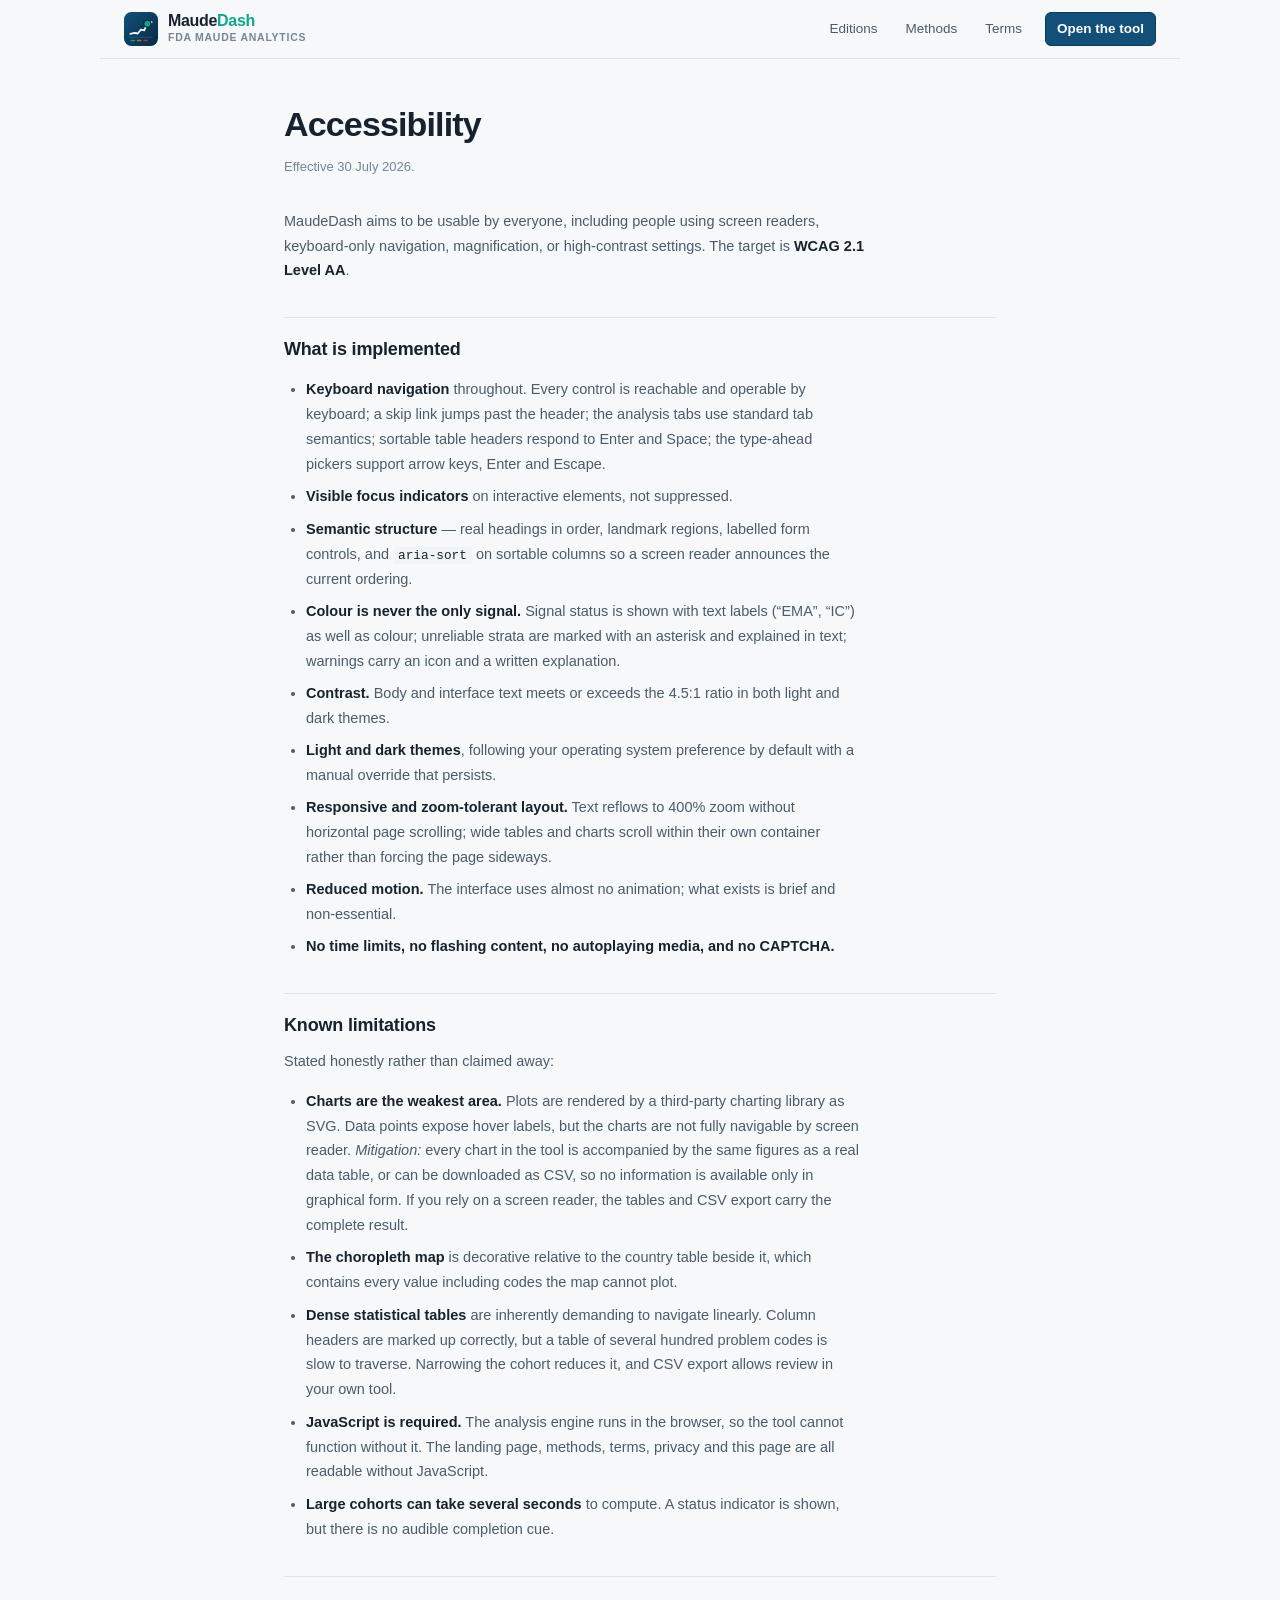
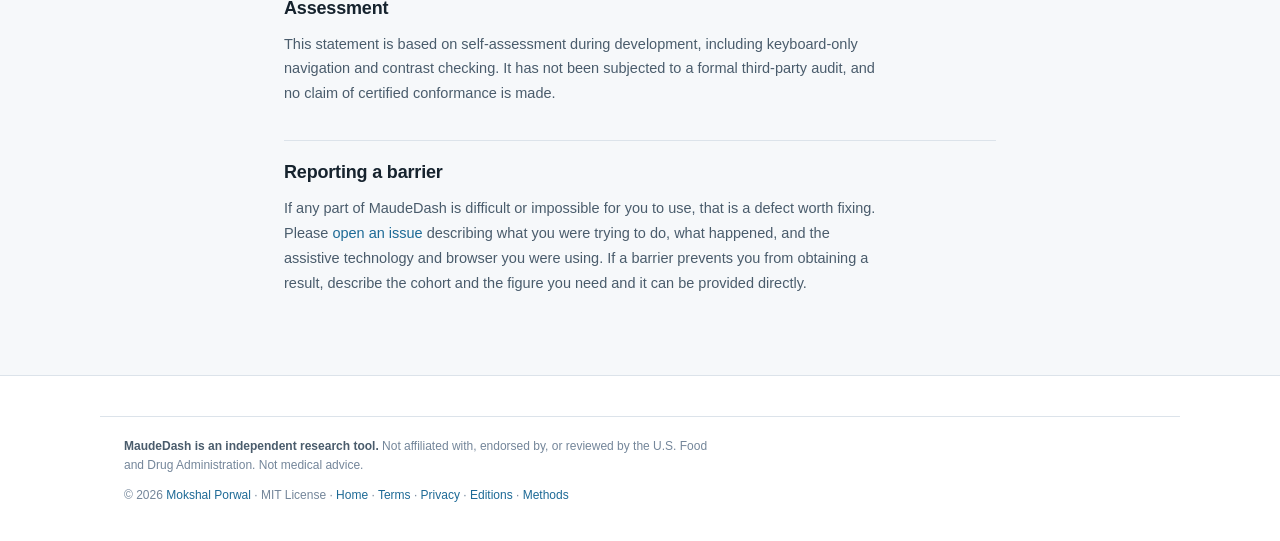
<file: web/accessibility.html>
<!DOCTYPE html>
<html lang="en">
<head>
<meta charset="utf-8">
<meta name="viewport" content="width=device-width, initial-scale=1">
<title>Accessibility — MaudeDash</title>
<meta name="description" content="MaudeDash accessibility statement: conformance target, known limitations, and how to report a barrier.">
<link rel="canonical" href="https://maudedash.com/accessibility.html">
<link rel="icon" type="image/svg+xml" href="assets/favicon.svg">
<script src="assets/theme.js"></script>
<link rel="stylesheet" href="assets/styles.css">
<link rel="stylesheet" href="assets/site.css">
</head>
<body class="site">
<a class="skip-link" href="#main">Skip to content</a>

<header class="site-header">
  <a class="brand" href="./">
    <img class="brand-logo" src="assets/logo.svg" alt="" width="34" height="34">
    <div class="brand-text">
      <div class="brand-name">Maude<span class="dash">Dash</span></div>
      <div class="brand-tag">FDA MAUDE Analytics</div>
    </div>
  </a>
  <nav class="site-nav" aria-label="Main">
    <a href="editions.html">Editions</a>
    <a href="methods.html">Methods</a>
    <a href="terms.html">Terms</a>
    <a class="nav-cta" href="app.html">Open the tool</a>
  </nav>
</header>

<main id="main" class="doc">
<div class="wrap wrap-narrow">

<h1>Accessibility</h1>
<p class="updated">Effective 30 July 2026.</p>

<p>
  MaudeDash aims to be usable by everyone, including people using screen
  readers, keyboard-only navigation, magnification, or high-contrast settings.
  The target is <strong>WCAG 2.1 Level AA</strong>.
</p>

<h2>What is implemented</h2>
<ul>
  <li><strong>Keyboard navigation</strong> throughout. Every control is
  reachable and operable by keyboard; a skip link jumps past the header; the
  analysis tabs use standard tab semantics; sortable table headers respond to
  Enter and Space; the type-ahead pickers support arrow keys, Enter and
  Escape.</li>
  <li><strong>Visible focus indicators</strong> on interactive elements, not
  suppressed.</li>
  <li><strong>Semantic structure</strong> — real headings in order, landmark
  regions, labelled form controls, and <code>aria-sort</code> on sortable
  columns so a screen reader announces the current ordering.</li>
  <li><strong>Colour is never the only signal.</strong> Signal status is shown
  with text labels (“EMA”, “IC”) as well as colour; unreliable strata are marked
  with an asterisk and explained in text; warnings carry an icon and a written
  explanation.</li>
  <li><strong>Contrast.</strong> Body and interface text meets or exceeds the
  4.5:1 ratio in both light and dark themes.</li>
  <li><strong>Light and dark themes</strong>, following your operating system
  preference by default with a manual override that persists.</li>
  <li><strong>Responsive and zoom-tolerant layout.</strong> Text reflows to
  400% zoom without horizontal page scrolling; wide tables and charts scroll
  within their own container rather than forcing the page sideways.</li>
  <li><strong>Reduced motion.</strong> The interface uses almost no animation;
  what exists is brief and non-essential.</li>
  <li><strong>No time limits, no flashing content, no autoplaying media, and no
  CAPTCHA.</strong></li>
</ul>

<h2>Known limitations</h2>
<p>Stated honestly rather than claimed away:</p>
<ul>
  <li><strong>Charts are the weakest area.</strong> Plots are rendered by a
  third-party charting library as SVG. Data points expose hover labels, but the
  charts are not fully navigable by screen reader. <em>Mitigation:</em> every
  chart in the tool is accompanied by the same figures as a real data table, or
  can be downloaded as CSV, so no information is available only in graphical
  form. If you rely on a screen reader, the tables and CSV export carry the
  complete result.</li>
  <li><strong>The choropleth map</strong> is decorative relative to the country
  table beside it, which contains every value including codes the map cannot
  plot.</li>
  <li><strong>Dense statistical tables</strong> are inherently demanding to
  navigate linearly. Column headers are marked up correctly, but a table of
  several hundred problem codes is slow to traverse. Narrowing the cohort
  reduces it, and CSV export allows review in your own tool.</li>
  <li><strong>JavaScript is required.</strong> The analysis engine runs in the
  browser, so the tool cannot function without it. The landing page, methods,
  terms, privacy and this page are all readable without JavaScript.</li>
  <li><strong>Large cohorts can take several seconds</strong> to compute. A
  status indicator is shown, but there is no audible completion cue.</li>
</ul>

<h2>Assessment</h2>
<p>
  This statement is based on self-assessment during development, including
  keyboard-only navigation and contrast checking. It has not been subjected to a
  formal third-party audit, and no claim of certified conformance is made.
</p>

<h2>Reporting a barrier</h2>
<p>
  If any part of MaudeDash is difficult or impossible for you to use, that is a
  defect worth fixing. Please
  <a href="https://github.com/mokshalstudios/MAUDE-DASH/issues" rel="noopener">open an issue</a>
  describing what you were trying to do, what happened, and the assistive
  technology and browser you were using. If a barrier prevents you from
  obtaining a result, describe the cohort and the figure you need and it can be
  provided directly.
</p>

</div>
</main>

<footer class="site-footer">
  <div class="wrap footer-legal">
    <p><strong>MaudeDash is an independent research tool.</strong> Not
    affiliated with, endorsed by, or reviewed by the U.S. Food and Drug
    Administration. Not medical advice.</p>
    <p>© <span id="year">2026</span> <a href="https://mokshalmedia.com" rel="noopener">Mokshal Porwal</a> · MIT License ·
      <a href="./">Home</a> · <a href="terms.html">Terms</a> ·
      <a href="privacy.html">Privacy</a> · <a href="editions.html">Editions</a> ·
      <a href="methods.html">Methods</a></p>
  </div>
</footer>
<script src="assets/site.js" defer></script>
</body>
</html>
</file>
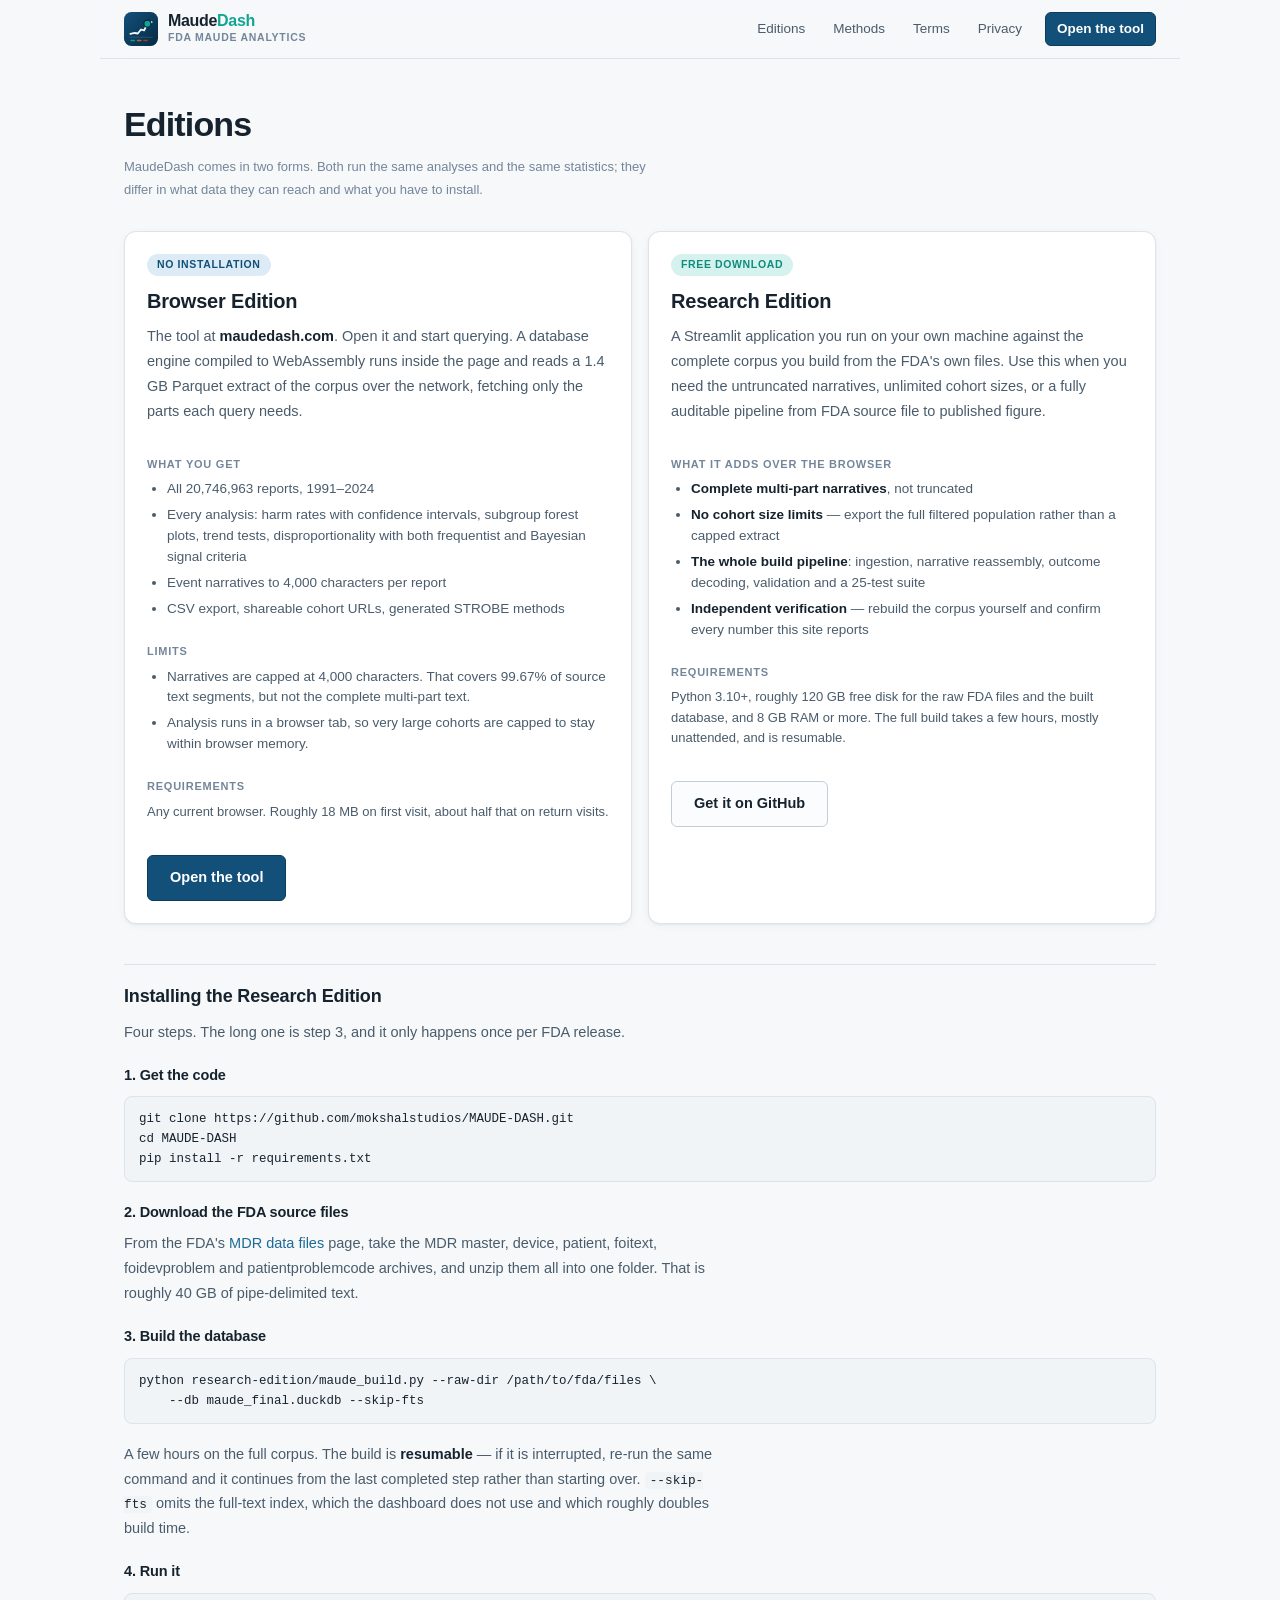
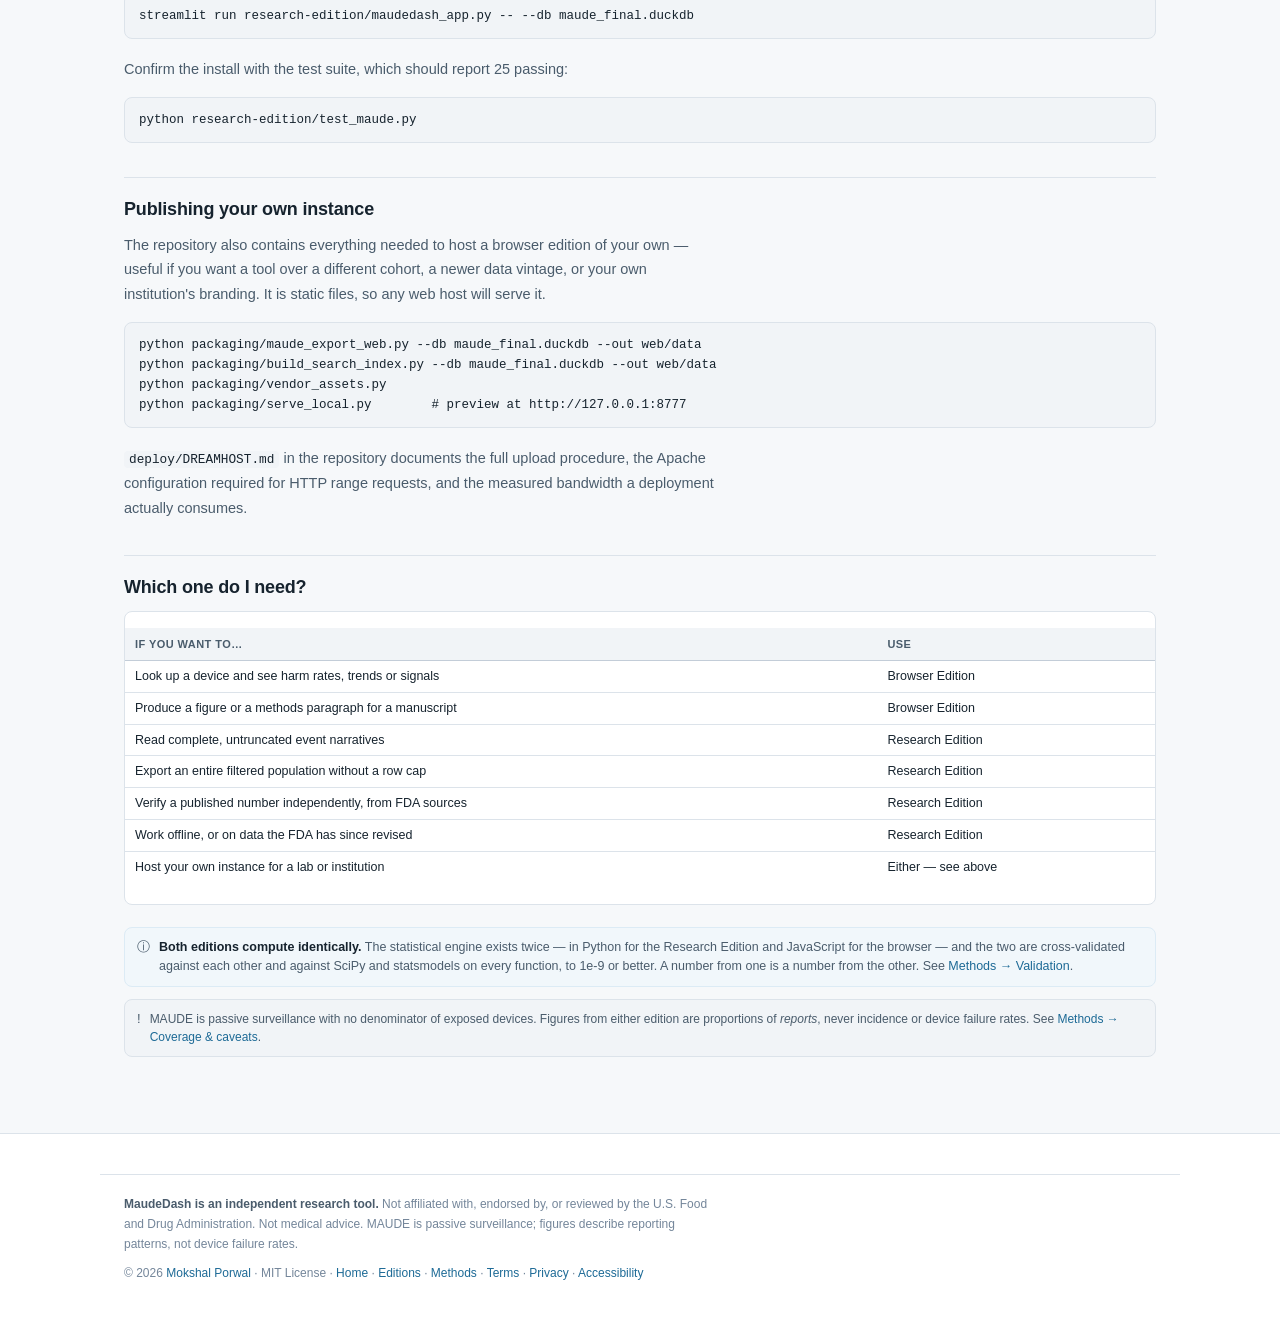
<file: web/editions.html>
<!DOCTYPE html>
<html lang="en">
<head>
<meta charset="utf-8">
<meta name="viewport" content="width=device-width, initial-scale=1">
<title>Editions — MaudeDash</title>
<meta name="description" content="MaudeDash comes in two editions: a browser tool that needs no installation, and a downloadable Research Edition that runs against the complete FDA MAUDE corpus with untruncated narratives. How to get and run each.">
<link rel="canonical" href="https://maudedash.com/editions.html">
<link rel="icon" type="image/svg+xml" href="assets/favicon.svg">
<script src="assets/theme.js"></script>
<link rel="stylesheet" href="assets/styles.css">
<link rel="stylesheet" href="assets/site.css">
</head>
<body class="site">
<a class="skip-link" href="#main">Skip to content</a>

<header class="site-header">
  <a class="brand" href="./">
    <img class="brand-logo" src="assets/logo.svg" alt="" width="34" height="34">
    <div class="brand-text">
      <div class="brand-name">Maude<span class="dash">Dash</span></div>
      <div class="brand-tag">FDA MAUDE Analytics</div>
    </div>
  </a>
  <nav class="site-nav" aria-label="Main">
    <a href="editions.html" aria-current="page">Editions</a>
    <a href="methods.html">Methods</a>
    <a href="terms.html">Terms</a>
    <a href="privacy.html">Privacy</a>
    <a class="nav-cta" href="app.html">Open the tool</a>
  </nav>
  <button class="icon-btn nav-toggle" id="nav-toggle" aria-label="Menu" aria-expanded="false">☰</button>
</header>

<main id="main" class="doc">
<div class="wrap">

<h1>Editions</h1>
<p class="updated">MaudeDash comes in two forms. Both run the same analyses and
the same statistics; they differ in what data they can reach and what you have
to install.</p>

<div class="edition-grid">

  <!-- ============================ web tier ============================ -->
  <article class="edition">
    <div class="edition-tag">No installation</div>
    <h2>Browser Edition</h2>
    <p class="edition-lede">
      The tool at <strong>maudedash.com</strong>. Open it and start querying.
      A database engine compiled to WebAssembly runs inside the page and reads a
      1.4 GB Parquet extract of the corpus over the network, fetching only the
      parts each query needs.
    </p>

    <h3>What you get</h3>
    <ul>
      <li>All 20,746,963 reports, 1991–2024</li>
      <li>Every analysis: harm rates with confidence intervals, subgroup forest
      plots, trend tests, disproportionality with both frequentist and Bayesian
      signal criteria</li>
      <li>Event narratives to 4,000 characters per report</li>
      <li>CSV export, shareable cohort URLs, generated STROBE methods</li>
    </ul>

    <h3>Limits</h3>
    <ul>
      <li>Narratives are capped at 4,000 characters. That covers 99.67% of
      source text segments, but not the complete multi-part text.</li>
      <li>Analysis runs in a browser tab, so very large cohorts are capped to
      stay within browser memory.</li>
    </ul>

    <h3>Requirements</h3>
    <p class="req">Any current browser. Roughly 18 MB on first visit, about
    half that on return visits.</p>

    <a class="btn btn-lg" href="app.html" style="width:auto">Open the tool</a>
  </article>

  <!-- ========================= research edition ======================== -->
  <article class="edition">
    <div class="edition-tag alt">Free download</div>
    <h2>Research Edition</h2>
    <p class="edition-lede">
      A Streamlit application you run on your own machine against the complete
      corpus you build from the FDA's own files. Use this when you need the
      untruncated narratives, unlimited cohort sizes, or a fully auditable
      pipeline from FDA source file to published figure.
    </p>

    <h3>What it adds over the browser</h3>
    <ul>
      <li><strong>Complete multi-part narratives</strong>, not truncated</li>
      <li><strong>No cohort size limits</strong> — export the full filtered
      population rather than a capped extract</li>
      <li><strong>The whole build pipeline</strong>: ingestion, narrative
      reassembly, outcome decoding, validation and a 25-test suite</li>
      <li><strong>Independent verification</strong> — rebuild the corpus
      yourself and confirm every number this site reports</li>
    </ul>

    <h3>Requirements</h3>
    <p class="req">Python 3.10+, roughly 120 GB free disk for the raw FDA files
    and the built database, and 8 GB RAM or more. The full build takes a few
    hours, mostly unattended, and is resumable.</p>

    <a class="btn btn-lg btn-secondary" href="https://github.com/mokshalstudios/MAUDE-DASH"
       rel="noopener" style="width:auto">Get it on GitHub</a>
  </article>
</div>

<h2 id="install">Installing the Research Edition</h2>
<p>Four steps. The long one is step 3, and it only happens once per FDA release.</p>

<h3>1. Get the code</h3>
<pre><code>git clone https://github.com/mokshalstudios/MAUDE-DASH.git
cd MAUDE-DASH
pip install -r requirements.txt</code></pre>

<h3>2. Download the FDA source files</h3>
<p>
  From the FDA's
  <a href="https://www.fda.gov/medical-devices/medical-device-reporting-mdr-how-report-medical-device-problems/mdr-data-files" rel="noopener">MDR
  data files</a> page, take the MDR master, device, patient, foitext,
  foidevproblem and patientproblemcode archives, and unzip them all into one
  folder. That is roughly 40 GB of pipe-delimited text.
</p>

<h3>3. Build the database</h3>
<pre><code>python research-edition/maude_build.py --raw-dir /path/to/fda/files \
    --db maude_final.duckdb --skip-fts</code></pre>
<p>
  A few hours on the full corpus. The build is <strong>resumable</strong> — if
  it is interrupted, re-run the same command and it continues from the last
  completed step rather than starting over. <code>--skip-fts</code> omits the
  full-text index, which the dashboard does not use and which roughly doubles
  build time.
</p>

<h3>4. Run it</h3>
<pre><code>streamlit run research-edition/maudedash_app.py -- --db maude_final.duckdb</code></pre>

<p>Confirm the install with the test suite, which should report 25 passing:</p>
<pre><code>python research-edition/test_maude.py</code></pre>

<h2 id="publish">Publishing your own instance</h2>
<p>
  The repository also contains everything needed to host a browser edition of
  your own — useful if you want a tool over a different cohort, a newer data
  vintage, or your own institution's branding. It is static files, so any web
  host will serve it.
</p>
<pre><code>python packaging/maude_export_web.py --db maude_final.duckdb --out web/data
python packaging/build_search_index.py --db maude_final.duckdb --out web/data
python packaging/vendor_assets.py
python packaging/serve_local.py        # preview at http://127.0.0.1:8777</code></pre>
<p>
  <code>deploy/DREAMHOST.md</code> in the repository documents the full upload
  procedure, the Apache configuration required for HTTP range requests, and the
  measured bandwidth a deployment actually consumes.
</p>

<h2 id="which">Which one do I need?</h2>
<div class="table-wrap">
<table>
<thead><tr><th>If you want to…</th><th>Use</th></tr></thead>
<tbody>
<tr><td>Look up a device and see harm rates, trends or signals</td><td>Browser Edition</td></tr>
<tr><td>Produce a figure or a methods paragraph for a manuscript</td><td>Browser Edition</td></tr>
<tr><td>Read complete, untruncated event narratives</td><td>Research Edition</td></tr>
<tr><td>Export an entire filtered population without a row cap</td><td>Research Edition</td></tr>
<tr><td>Verify a published number independently, from FDA sources</td><td>Research Edition</td></tr>
<tr><td>Work offline, or on data the FDA has since revised</td><td>Research Edition</td></tr>
<tr><td>Host your own instance for a lab or institution</td><td>Either — see above</td></tr>
</tbody>
</table>
</div>

<div class="note note-info" style="margin-top:22px">
  <span class="note-icon">ⓘ</span>
  <div><strong>Both editions compute identically.</strong> The statistical
  engine exists twice — in Python for the Research Edition and JavaScript for
  the browser — and the two are cross-validated against each other and against
  SciPy and statsmodels on every function, to 1e-9 or better. A number from one
  is a number from the other. See <a href="methods.html#validation">Methods →
  Validation</a>.</div>
</div>

<div class="note note-caveat">
  <span class="note-icon">!</span>
  <div>MAUDE is passive surveillance with no denominator of exposed devices.
  Figures from either edition are proportions of <em>reports</em>, never
  incidence or device failure rates. See
  <a href="methods.html#coverage">Methods → Coverage &amp; caveats</a>.</div>
</div>

</div>
</main>

<footer class="site-footer">
  <div class="wrap footer-legal">
    <p><strong>MaudeDash is an independent research tool.</strong> Not
    affiliated with, endorsed by, or reviewed by the U.S. Food and Drug
    Administration. Not medical advice. MAUDE is passive surveillance; figures
    describe reporting patterns, not device failure rates.</p>
    <p>© <span id="year">2026</span> <a href="https://mokshalmedia.com" rel="noopener">Mokshal Porwal</a> · MIT License ·
      <a href="./">Home</a> · <a href="editions.html">Editions</a> ·
      <a href="methods.html">Methods</a> ·
      <a href="terms.html">Terms</a> · <a href="privacy.html">Privacy</a> ·
      <a href="accessibility.html">Accessibility</a></p>
  </div>
</footer>
<script src="assets/site.js" defer></script>
</body>
</html>
</file>
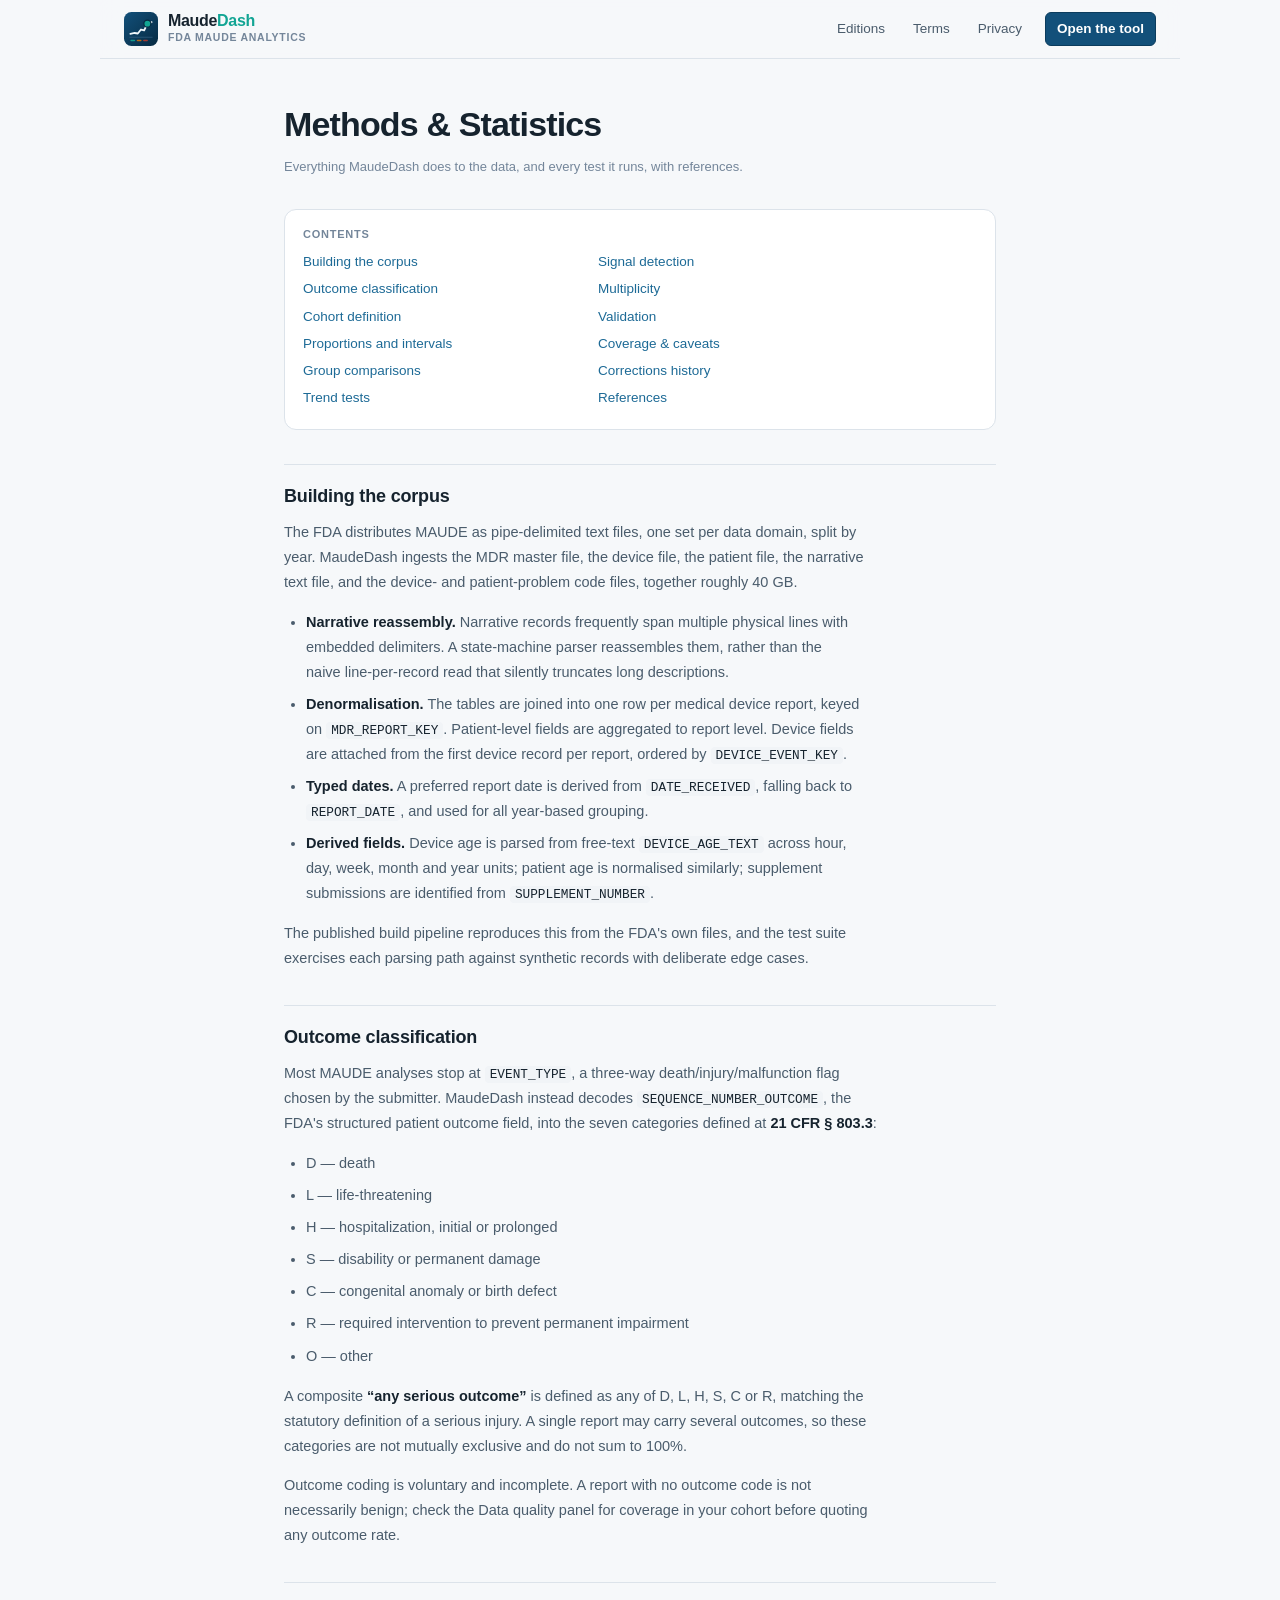
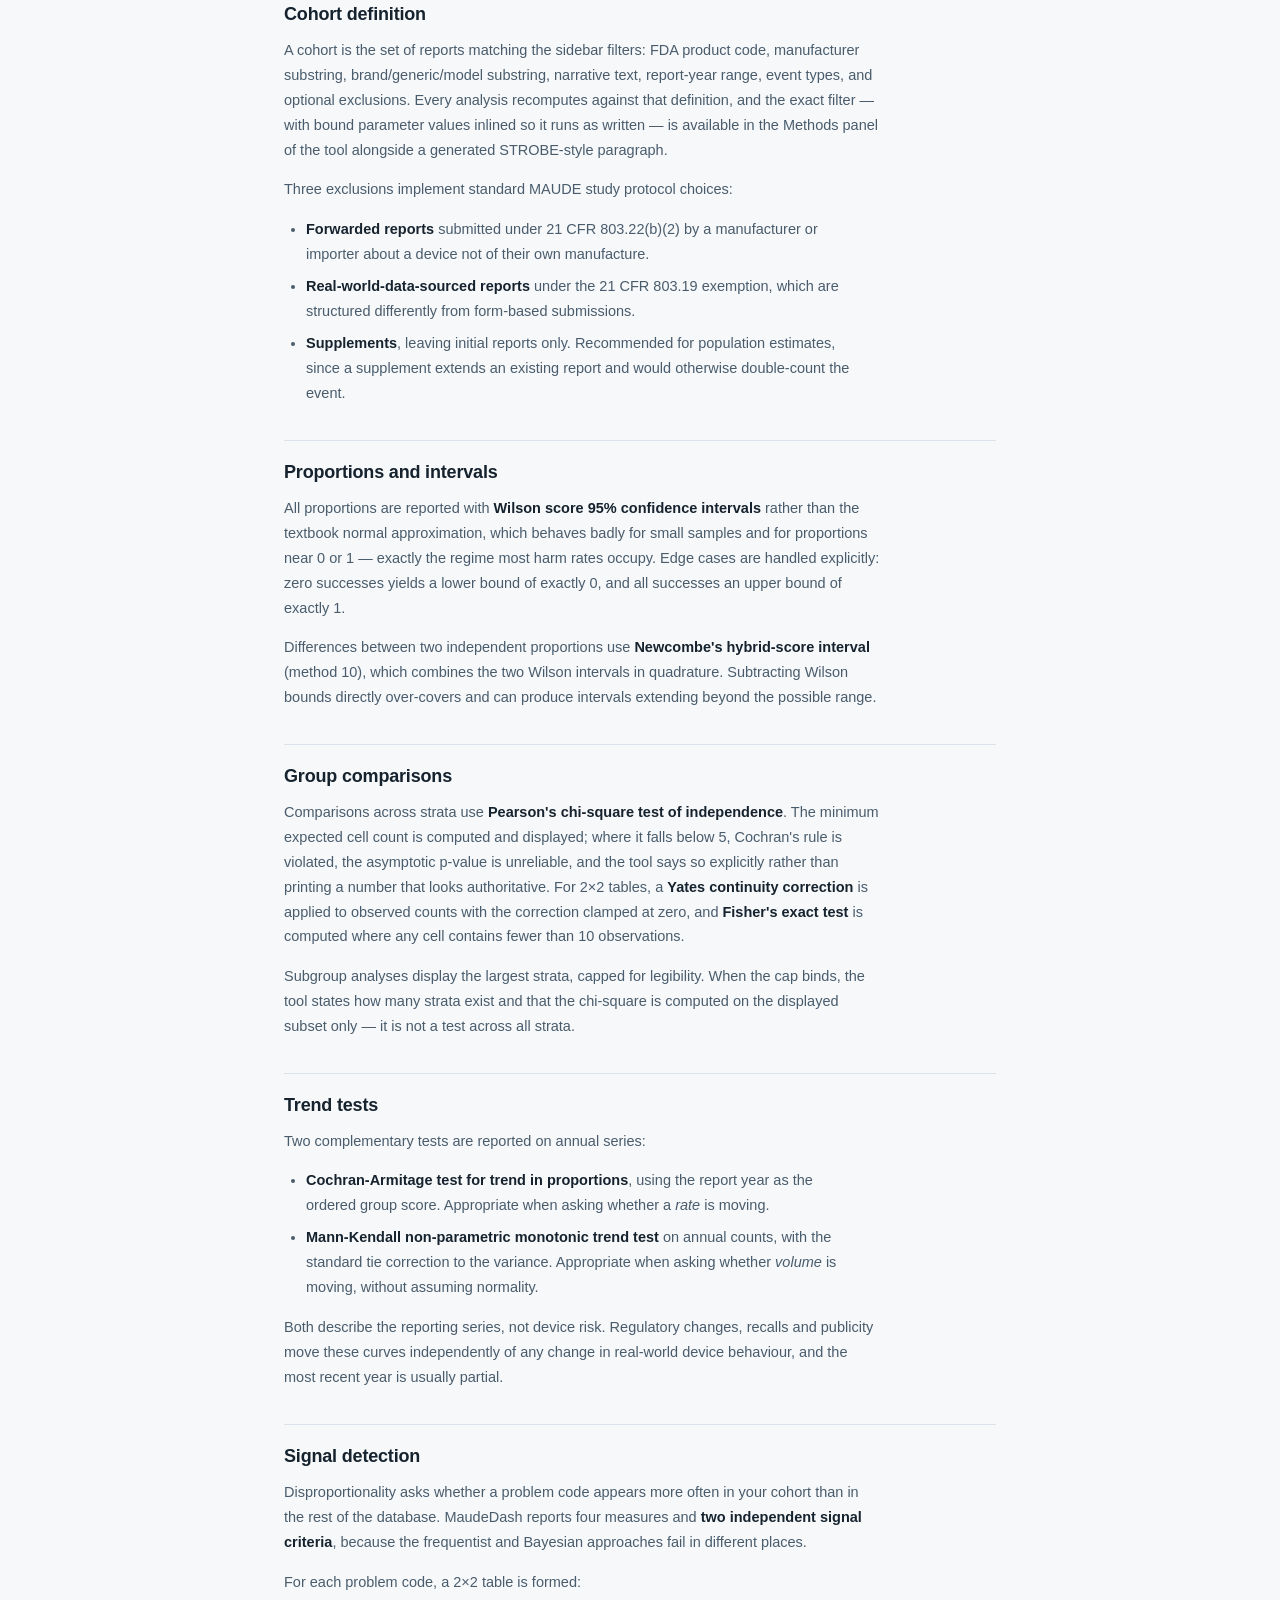
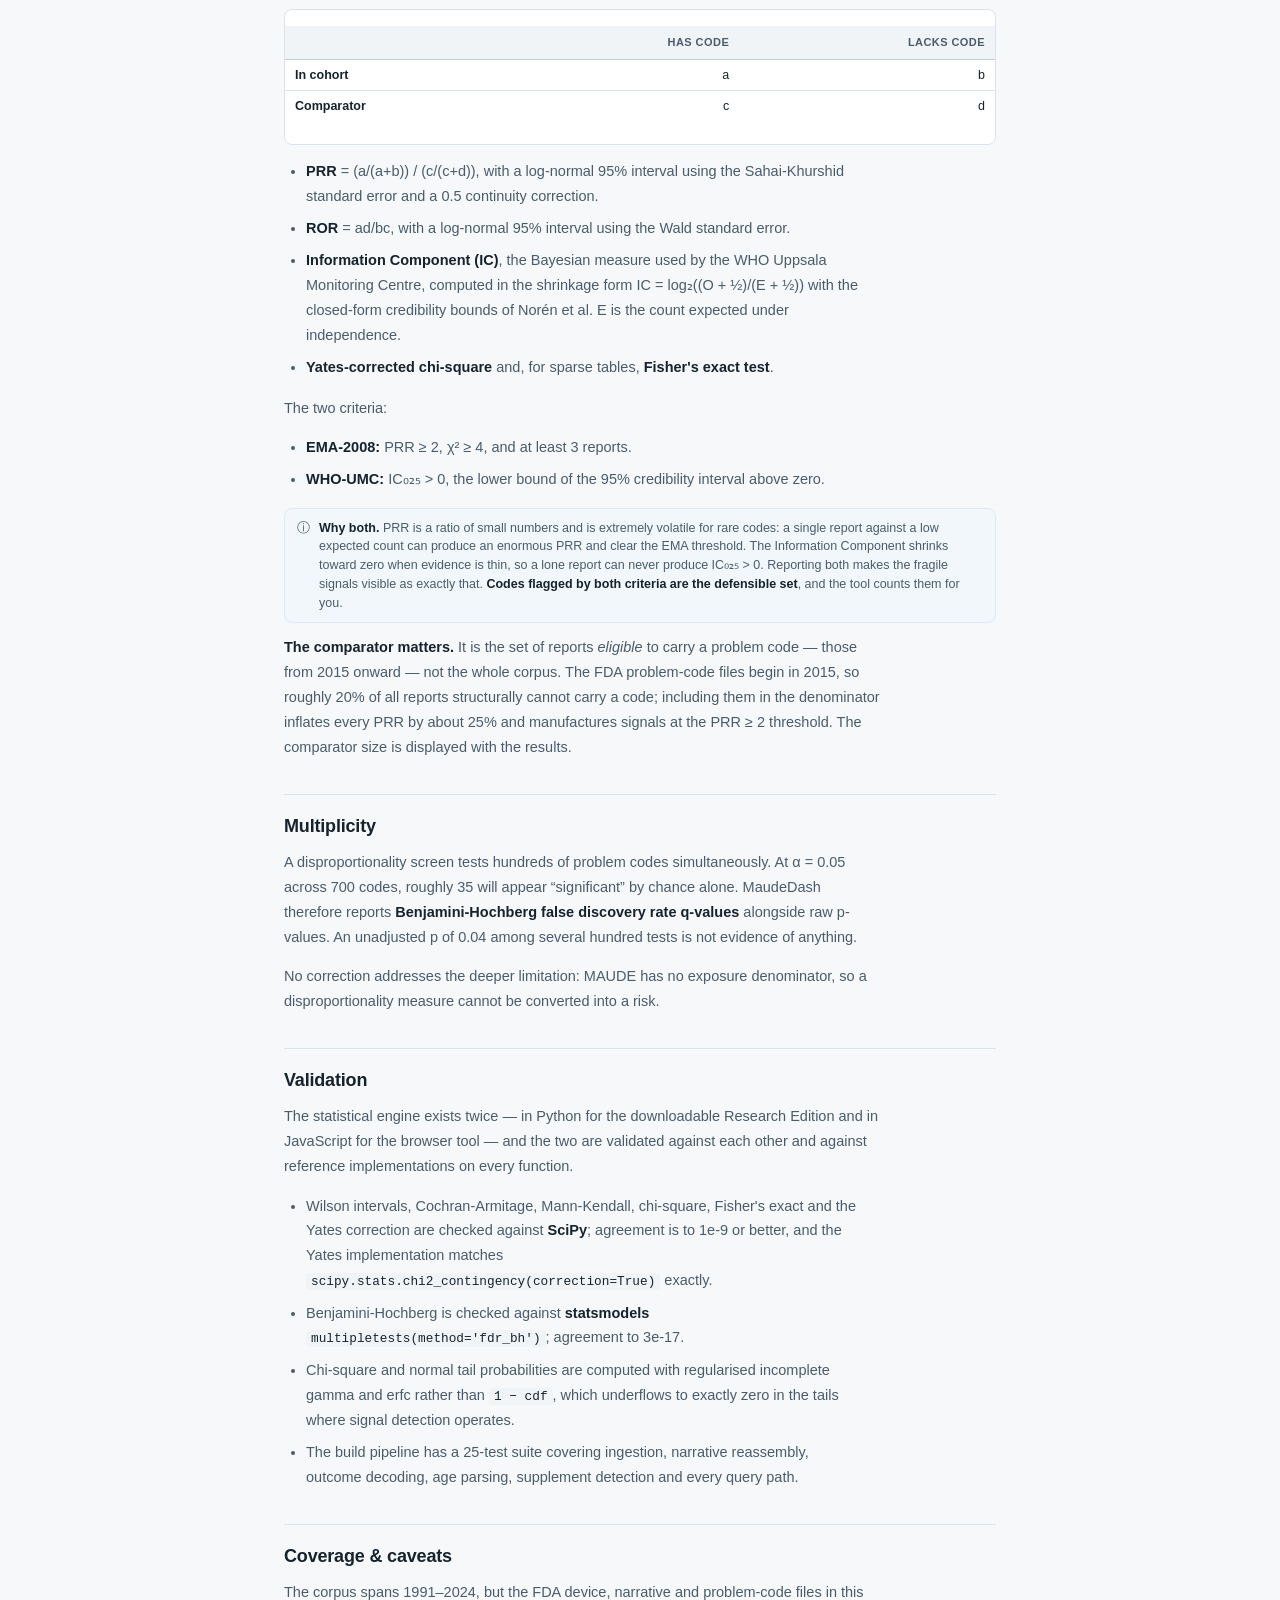
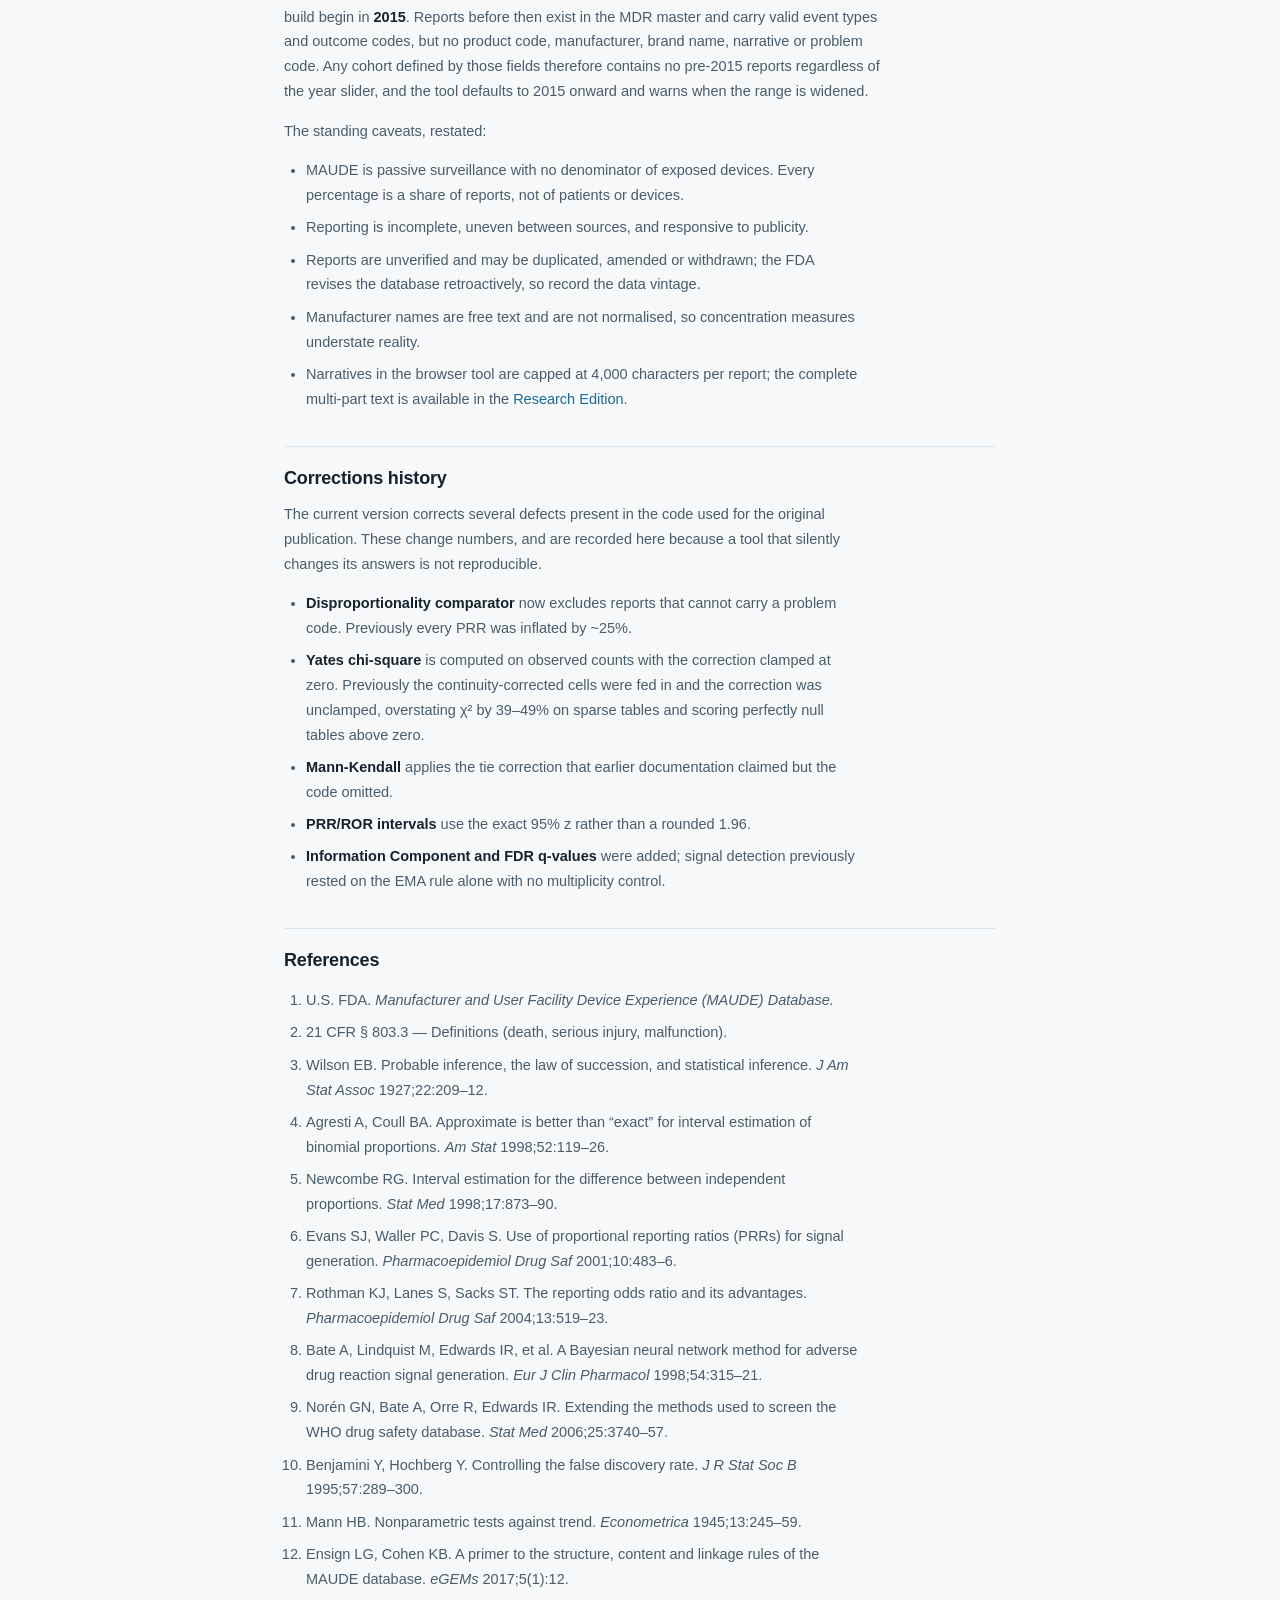
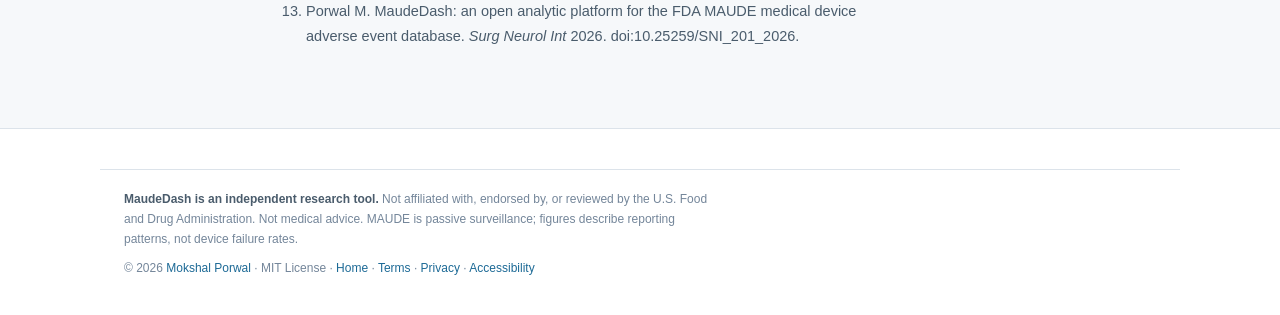
<file: web/methods.html>
<!DOCTYPE html>
<html lang="en">
<head>
<meta charset="utf-8">
<meta name="viewport" content="width=device-width, initial-scale=1">
<title>Methods &amp; Statistics — MaudeDash</title>
<meta name="description" content="How MaudeDash builds its corpus from FDA source files, how patient harm is classified under 21 CFR 803.3, and every statistical method it uses, with references and validation.">
<link rel="canonical" href="https://maudedash.com/methods.html">
<link rel="icon" type="image/svg+xml" href="assets/favicon.svg">
<script src="assets/theme.js"></script>
<link rel="stylesheet" href="assets/styles.css">
<link rel="stylesheet" href="assets/site.css">
</head>
<body class="site">
<a class="skip-link" href="#main">Skip to content</a>

<header class="site-header">
  <a class="brand" href="./">
    <img class="brand-logo" src="assets/logo.svg" alt="" width="34" height="34">
    <div class="brand-text">
      <div class="brand-name">Maude<span class="dash">Dash</span></div>
      <div class="brand-tag">FDA MAUDE Analytics</div>
    </div>
  </a>
  <nav class="site-nav" aria-label="Main">
    <a href="editions.html">Editions</a>
    <a href="terms.html">Terms</a>
    <a href="privacy.html">Privacy</a>
    <a class="nav-cta" href="app.html">Open the tool</a>
  </nav>
</header>

<main id="main" class="doc">
<div class="wrap wrap-narrow">

<h1>Methods &amp; Statistics</h1>
<p class="updated">Everything MaudeDash does to the data, and every test it runs, with references.</p>

<nav class="toc" aria-label="Contents">
  <h2>Contents</h2>
  <ul>
    <li><a href="#corpus">Building the corpus</a></li>
    <li><a href="#outcomes">Outcome classification</a></li>
    <li><a href="#cohort">Cohort definition</a></li>
    <li><a href="#proportions">Proportions and intervals</a></li>
    <li><a href="#groups">Group comparisons</a></li>
    <li><a href="#trends">Trend tests</a></li>
    <li><a href="#signals">Signal detection</a></li>
    <li><a href="#multiplicity">Multiplicity</a></li>
    <li><a href="#validation">Validation</a></li>
    <li><a href="#coverage">Coverage &amp; caveats</a></li>
    <li><a href="#corrections">Corrections history</a></li>
    <li><a href="#refs">References</a></li>
  </ul>
</nav>

<h2 id="corpus">Building the corpus</h2>
<p>
  The FDA distributes MAUDE as pipe-delimited text files, one set per data
  domain, split by year. MaudeDash ingests the MDR master file, the device file,
  the patient file, the narrative text file, and the device- and patient-problem
  code files, together roughly 40 GB.
</p>
<ul>
  <li><strong>Narrative reassembly.</strong> Narrative records frequently span
  multiple physical lines with embedded delimiters. A state-machine parser
  reassembles them, rather than the naive line-per-record read that silently
  truncates long descriptions.</li>
  <li><strong>Denormalisation.</strong> The tables are joined into one row per
  medical device report, keyed on <code>MDR_REPORT_KEY</code>. Patient-level
  fields are aggregated to report level. Device fields are attached from the
  first device record per report, ordered by <code>DEVICE_EVENT_KEY</code>.</li>
  <li><strong>Typed dates.</strong> A preferred report date is derived from
  <code>DATE_RECEIVED</code>, falling back to <code>REPORT_DATE</code>, and used
  for all year-based grouping.</li>
  <li><strong>Derived fields.</strong> Device age is parsed from free-text
  <code>DEVICE_AGE_TEXT</code> across hour, day, week, month and year units;
  patient age is normalised similarly; supplement submissions are identified
  from <code>SUPPLEMENT_NUMBER</code>.</li>
</ul>
<p>
  The published build pipeline reproduces this from the FDA's own files, and the
  test suite exercises each parsing path against synthetic records with
  deliberate edge cases.
</p>

<h2 id="outcomes">Outcome classification</h2>
<p>
  Most MAUDE analyses stop at <code>EVENT_TYPE</code>, a three-way
  death/injury/malfunction flag chosen by the submitter. MaudeDash instead
  decodes <code>SEQUENCE_NUMBER_OUTCOME</code>, the FDA's structured patient
  outcome field, into the seven categories defined at
  <strong>21 CFR § 803.3</strong>:
</p>
<ul>
  <li>D — death</li>
  <li>L — life-threatening</li>
  <li>H — hospitalization, initial or prolonged</li>
  <li>S — disability or permanent damage</li>
  <li>C — congenital anomaly or birth defect</li>
  <li>R — required intervention to prevent permanent impairment</li>
  <li>O — other</li>
</ul>
<p>
  A composite <strong>“any serious outcome”</strong> is defined as any of
  D, L, H, S, C or R, matching the statutory definition of a serious injury. A
  single report may carry several outcomes, so these categories are not mutually
  exclusive and do not sum to 100%.
</p>
<p>
  Outcome coding is voluntary and incomplete. A report with no outcome code is
  not necessarily benign; check the Data quality panel for coverage in your
  cohort before quoting any outcome rate.
</p>

<h2 id="cohort">Cohort definition</h2>
<p>
  A cohort is the set of reports matching the sidebar filters: FDA product code,
  manufacturer substring, brand/generic/model substring, narrative text,
  report-year range, event types, and optional exclusions. Every analysis
  recomputes against that definition, and the exact filter — with bound
  parameter values inlined so it runs as written — is available in the Methods
  panel of the tool alongside a generated STROBE-style paragraph.
</p>
<p>Three exclusions implement standard MAUDE study protocol choices:</p>
<ul>
  <li><strong>Forwarded reports</strong> submitted under 21 CFR 803.22(b)(2) by
  a manufacturer or importer about a device not of their own manufacture.</li>
  <li><strong>Real-world-data-sourced reports</strong> under the 21 CFR 803.19
  exemption, which are structured differently from form-based submissions.</li>
  <li><strong>Supplements</strong>, leaving initial reports only. Recommended
  for population estimates, since a supplement extends an existing report and
  would otherwise double-count the event.</li>
</ul>

<h2 id="proportions">Proportions and intervals</h2>
<p>
  All proportions are reported with <strong>Wilson score 95% confidence
  intervals</strong> rather than the textbook normal approximation, which
  behaves badly for small samples and for proportions near 0 or 1 — exactly the
  regime most harm rates occupy. Edge cases are handled explicitly: zero
  successes yields a lower bound of exactly 0, and all successes an upper bound
  of exactly 1.
</p>
<p>
  Differences between two independent proportions use <strong>Newcombe's
  hybrid-score interval</strong> (method 10), which combines the two Wilson
  intervals in quadrature. Subtracting Wilson bounds directly over-covers and
  can produce intervals extending beyond the possible range.
</p>

<h2 id="groups">Group comparisons</h2>
<p>
  Comparisons across strata use <strong>Pearson's chi-square test of
  independence</strong>. The minimum expected cell count is computed and
  displayed; where it falls below 5, Cochran's rule is violated, the asymptotic
  p-value is unreliable, and the tool says so explicitly rather than printing a
  number that looks authoritative. For 2×2 tables, a <strong>Yates continuity
  correction</strong> is applied to observed counts with the correction clamped
  at zero, and <strong>Fisher's exact test</strong> is computed where any cell
  contains fewer than 10 observations.
</p>
<p>
  Subgroup analyses display the largest strata, capped for legibility. When the
  cap binds, the tool states how many strata exist and that the chi-square is
  computed on the displayed subset only — it is not a test across all strata.
</p>

<h2 id="trends">Trend tests</h2>
<p>
  Two complementary tests are reported on annual series:
</p>
<ul>
  <li><strong>Cochran-Armitage test for trend in proportions</strong>, using the
  report year as the ordered group score. Appropriate when asking whether a
  <em>rate</em> is moving.</li>
  <li><strong>Mann-Kendall non-parametric monotonic trend test</strong> on
  annual counts, with the standard tie correction to the variance. Appropriate
  when asking whether <em>volume</em> is moving, without assuming normality.</li>
</ul>
<p>
  Both describe the reporting series, not device risk. Regulatory changes,
  recalls and publicity move these curves independently of any change in
  real-world device behaviour, and the most recent year is usually partial.
</p>

<h2 id="signals">Signal detection</h2>
<p>
  Disproportionality asks whether a problem code appears more often in your
  cohort than in the rest of the database. MaudeDash reports four measures and
  <strong>two independent signal criteria</strong>, because the frequentist and
  Bayesian approaches fail in different places.
</p>
<p>For each problem code, a 2×2 table is formed:</p>
<div class="table-wrap"><table>
<thead><tr><th></th><th class="right">Has code</th><th class="right">Lacks code</th></tr></thead>
<tbody>
<tr><td><strong>In cohort</strong></td><td class="right">a</td><td class="right">b</td></tr>
<tr><td><strong>Comparator</strong></td><td class="right">c</td><td class="right">d</td></tr>
</tbody></table></div>
<ul>
  <li><strong>PRR</strong> = (a/(a+b)) / (c/(c+d)), with a log-normal 95%
  interval using the Sahai-Khurshid standard error and a 0.5 continuity
  correction.</li>
  <li><strong>ROR</strong> = ad/bc, with a log-normal 95% interval using the
  Wald standard error.</li>
  <li><strong>Information Component (IC)</strong>, the Bayesian measure used by
  the WHO Uppsala Monitoring Centre, computed in the shrinkage form
  IC = log₂((O + ½)/(E + ½)) with the closed-form credibility bounds of Norén
  et al. E is the count expected under independence.</li>
  <li><strong>Yates-corrected chi-square</strong> and, for sparse tables,
  <strong>Fisher's exact test</strong>.</li>
</ul>
<p>The two criteria:</p>
<ul>
  <li><strong>EMA-2008:</strong> PRR ≥ 2, χ² ≥ 4, and at least 3 reports.</li>
  <li><strong>WHO-UMC:</strong> IC₀₂₅ &gt; 0, the lower bound of the 95%
  credibility interval above zero.</li>
</ul>
<div class="note note-info">
  <span class="note-icon">ⓘ</span>
  <div><strong>Why both.</strong> PRR is a ratio of small numbers and is
  extremely volatile for rare codes: a single report against a low expected
  count can produce an enormous PRR and clear the EMA threshold. The Information
  Component shrinks toward zero when evidence is thin, so a lone report can
  never produce IC₀₂₅ &gt; 0. Reporting both makes the fragile signals visible
  as exactly that. <strong>Codes flagged by both criteria are the defensible
  set</strong>, and the tool counts them for you.</div>
</div>
<p>
  <strong>The comparator matters.</strong> It is the set of reports
  <em>eligible</em> to carry a problem code — those from 2015 onward — not the
  whole corpus. The FDA problem-code files begin in 2015, so roughly 20% of all
  reports structurally cannot carry a code; including them in the denominator
  inflates every PRR by about 25% and manufactures signals at the PRR ≥ 2
  threshold. The comparator size is displayed with the results.
</p>

<h2 id="multiplicity">Multiplicity</h2>
<p>
  A disproportionality screen tests hundreds of problem codes simultaneously. At
  α = 0.05 across 700 codes, roughly 35 will appear “significant” by chance
  alone. MaudeDash therefore reports <strong>Benjamini-Hochberg false discovery
  rate q-values</strong> alongside raw p-values. An unadjusted p of 0.04 among
  several hundred tests is not evidence of anything.
</p>
<p>
  No correction addresses the deeper limitation: MAUDE has no exposure
  denominator, so a disproportionality measure cannot be converted into a risk.
</p>

<h2 id="validation">Validation</h2>
<p>
  The statistical engine exists twice — in Python for the downloadable Research
  Edition and in JavaScript for the browser tool — and the two are validated
  against each other and against reference implementations on every function.
</p>
<ul>
  <li>Wilson intervals, Cochran-Armitage, Mann-Kendall, chi-square, Fisher's
  exact and the Yates correction are checked against <strong>SciPy</strong>;
  agreement is to 1e-9 or better, and the Yates implementation matches
  <code>scipy.stats.chi2_contingency(correction=True)</code> exactly.</li>
  <li>Benjamini-Hochberg is checked against
  <strong>statsmodels</strong> <code>multipletests(method='fdr_bh')</code>;
  agreement to 3e-17.</li>
  <li>Chi-square and normal tail probabilities are computed with regularised
  incomplete gamma and erfc rather than <code>1 − cdf</code>, which underflows
  to exactly zero in the tails where signal detection operates.</li>
  <li>The build pipeline has a 25-test suite covering ingestion, narrative
  reassembly, outcome decoding, age parsing, supplement detection and every
  query path.</li>
</ul>

<h2 id="coverage">Coverage &amp; caveats</h2>
<p>
  The corpus spans 1991–2024, but the FDA device, narrative and problem-code
  files in this build begin in <strong>2015</strong>. Reports before then exist
  in the MDR master and carry valid event types and outcome codes, but no
  product code, manufacturer, brand name, narrative or problem code. Any cohort
  defined by those fields therefore contains no pre-2015 reports regardless of
  the year slider, and the tool defaults to 2015 onward and warns when the range
  is widened.
</p>
<p>The standing caveats, restated:</p>
<ul>
  <li>MAUDE is passive surveillance with no denominator of exposed devices.
  Every percentage is a share of reports, not of patients or devices.</li>
  <li>Reporting is incomplete, uneven between sources, and responsive to
  publicity.</li>
  <li>Reports are unverified and may be duplicated, amended or withdrawn; the
  FDA revises the database retroactively, so record the data vintage.</li>
  <li>Manufacturer names are free text and are not normalised, so concentration
  measures understate reality.</li>
  <li>Narratives in the browser tool are capped at 4,000 characters per report;
  the complete multi-part text is available in the <a href="editions.html">Research Edition</a>.</li>
</ul>

<h2 id="corrections">Corrections history</h2>
<p>
  The current version corrects several defects present in the code used for the
  original publication. These change numbers, and are recorded here because a
  tool that silently changes its answers is not reproducible.
</p>
<ul>
  <li><strong>Disproportionality comparator</strong> now excludes reports that
  cannot carry a problem code. Previously every PRR was inflated by ~25%.</li>
  <li><strong>Yates chi-square</strong> is computed on observed counts with the
  correction clamped at zero. Previously the continuity-corrected cells were fed
  in and the correction was unclamped, overstating χ² by 39–49% on sparse tables
  and scoring perfectly null tables above zero.</li>
  <li><strong>Mann-Kendall</strong> applies the tie correction that earlier
  documentation claimed but the code omitted.</li>
  <li><strong>PRR/ROR intervals</strong> use the exact 95% z rather than a
  rounded 1.96.</li>
  <li><strong>Information Component and FDR q-values</strong> were added; signal
  detection previously rested on the EMA rule alone with no multiplicity
  control.</li>
</ul>

<h2 id="refs">References</h2>
<ol>
  <li>U.S. FDA. <em>Manufacturer and User Facility Device Experience (MAUDE)
  Database.</em></li>
  <li>21 CFR § 803.3 — Definitions (death, serious injury, malfunction).</li>
  <li>Wilson EB. Probable inference, the law of succession, and statistical
  inference. <em>J Am Stat Assoc</em> 1927;22:209–12.</li>
  <li>Agresti A, Coull BA. Approximate is better than “exact” for interval
  estimation of binomial proportions. <em>Am Stat</em> 1998;52:119–26.</li>
  <li>Newcombe RG. Interval estimation for the difference between independent
  proportions. <em>Stat Med</em> 1998;17:873–90.</li>
  <li>Evans SJ, Waller PC, Davis S. Use of proportional reporting ratios (PRRs)
  for signal generation. <em>Pharmacoepidemiol Drug Saf</em> 2001;10:483–6.</li>
  <li>Rothman KJ, Lanes S, Sacks ST. The reporting odds ratio and its
  advantages. <em>Pharmacoepidemiol Drug Saf</em> 2004;13:519–23.</li>
  <li>Bate A, Lindquist M, Edwards IR, et al. A Bayesian neural network method
  for adverse drug reaction signal generation. <em>Eur J Clin Pharmacol</em>
  1998;54:315–21.</li>
  <li>Norén GN, Bate A, Orre R, Edwards IR. Extending the methods used to screen
  the WHO drug safety database. <em>Stat Med</em> 2006;25:3740–57.</li>
  <li>Benjamini Y, Hochberg Y. Controlling the false discovery rate.
  <em>J R Stat Soc B</em> 1995;57:289–300.</li>
  <li>Mann HB. Nonparametric tests against trend. <em>Econometrica</em>
  1945;13:245–59.</li>
  <li>Ensign LG, Cohen KB. A primer to the structure, content and linkage rules
  of the MAUDE database. <em>eGEMs</em> 2017;5(1):12.</li>
  <li>Porwal M. MaudeDash: an open analytic platform for the FDA MAUDE medical
  device adverse event database. <em>Surg Neurol Int</em> 2026.
  doi:10.25259/SNI_201_2026.</li>
</ol>

</div>
</main>

<footer class="site-footer">
  <div class="wrap footer-legal">
    <p><strong>MaudeDash is an independent research tool.</strong> Not
    affiliated with, endorsed by, or reviewed by the U.S. Food and Drug
    Administration. Not medical advice. MAUDE is passive surveillance; figures
    describe reporting patterns, not device failure rates.</p>
    <p>© <span id="year">2026</span> <a href="https://mokshalmedia.com" rel="noopener">Mokshal Porwal</a> · MIT License ·
      <a href="./">Home</a> · <a href="terms.html">Terms</a> ·
      <a href="privacy.html">Privacy</a> ·
      <a href="accessibility.html">Accessibility</a></p>
  </div>
</footer>
<script src="assets/site.js" defer></script>
</body>
</html>
</file>
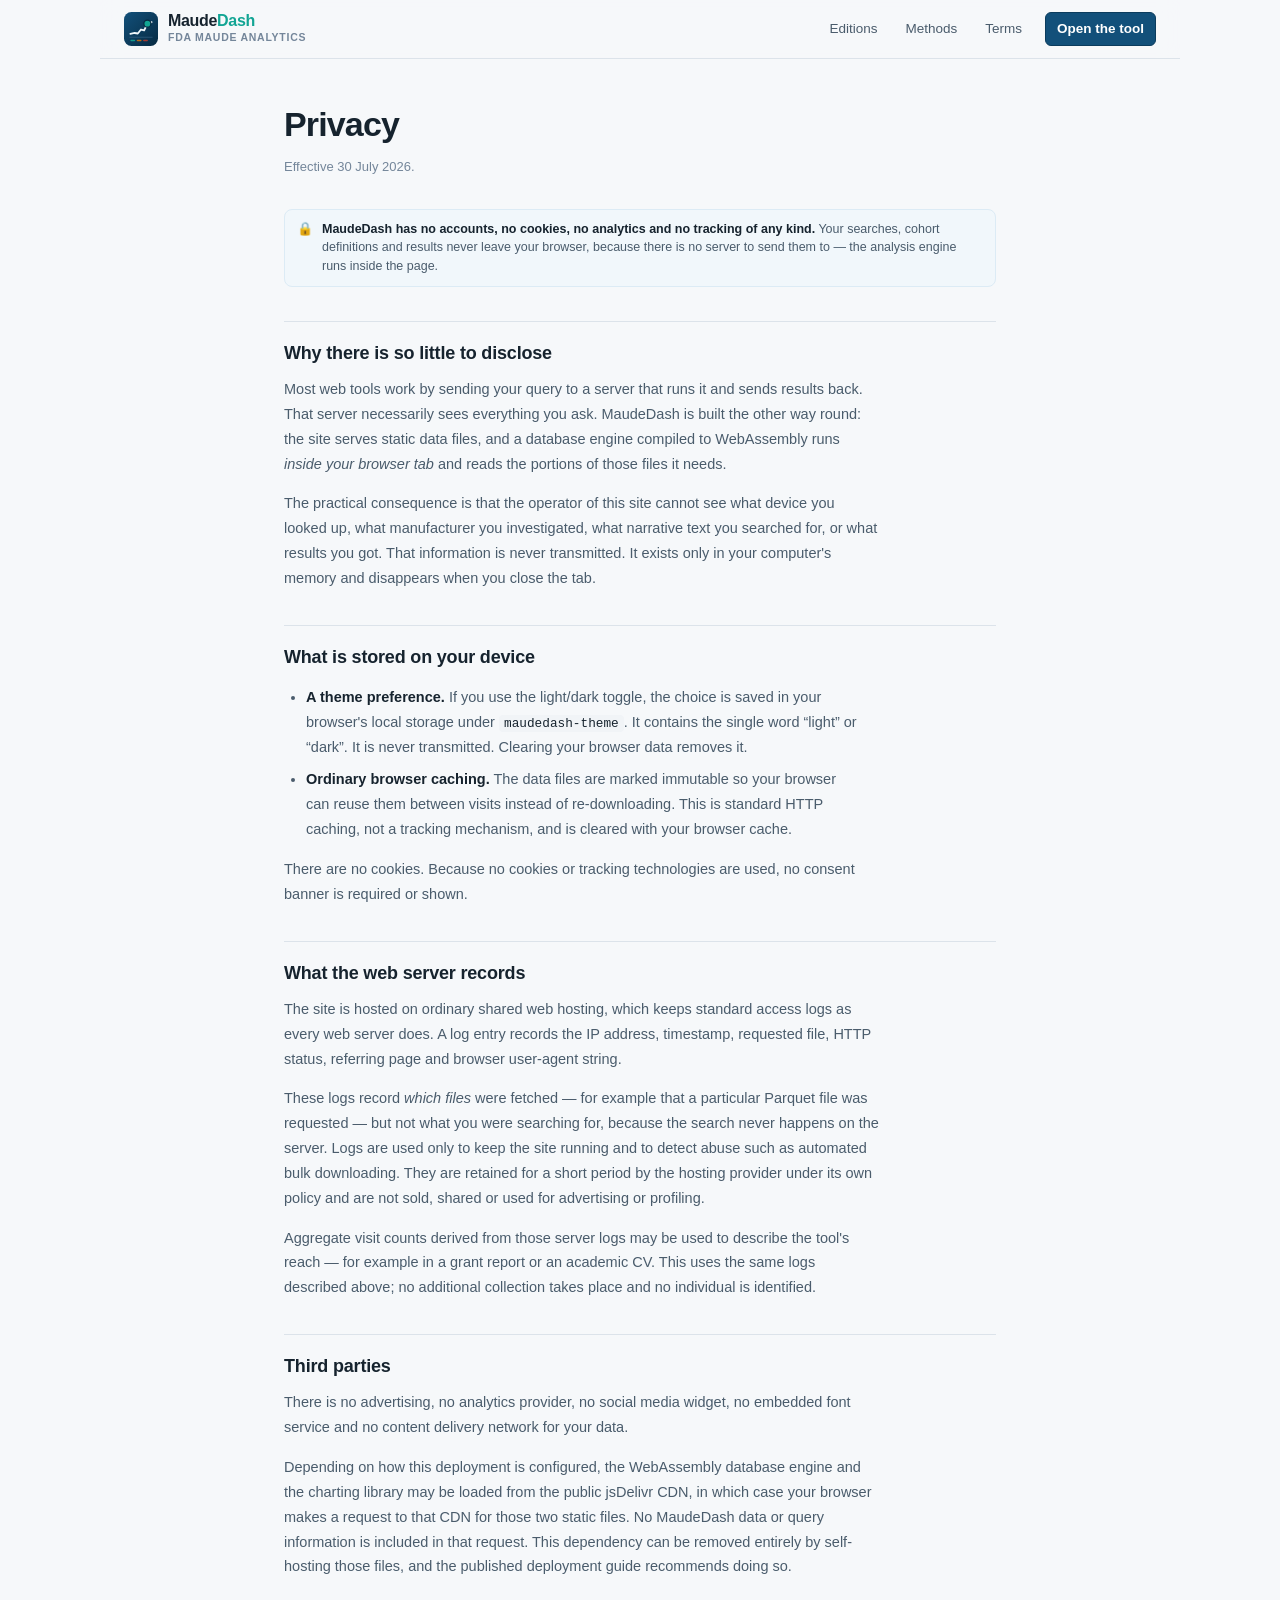
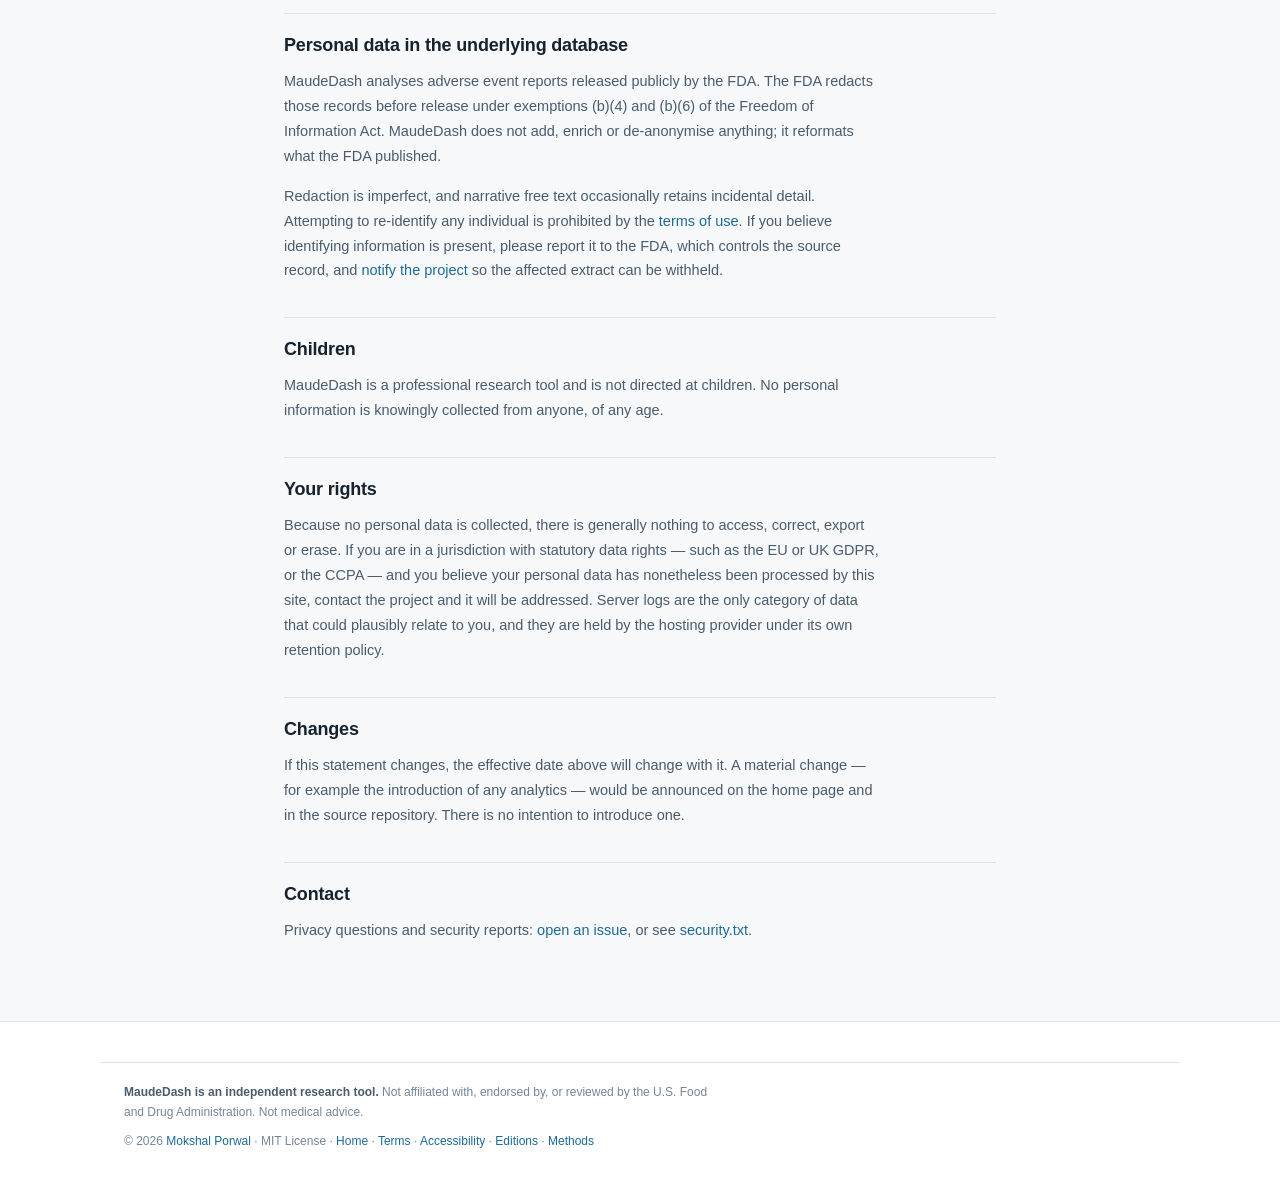
<file: web/privacy.html>
<!DOCTYPE html>
<html lang="en">
<head>
<meta charset="utf-8">
<meta name="viewport" content="width=device-width, initial-scale=1">
<title>Privacy — MaudeDash</title>
<meta name="description" content="MaudeDash privacy statement: no accounts, no cookies, no analytics, no tracking. Every query runs in your browser and nothing you search is transmitted.">
<link rel="canonical" href="https://maudedash.com/privacy.html">
<link rel="icon" type="image/svg+xml" href="assets/favicon.svg">
<script src="assets/theme.js"></script>
<link rel="stylesheet" href="assets/styles.css">
<link rel="stylesheet" href="assets/site.css">
</head>
<body class="site">
<a class="skip-link" href="#main">Skip to content</a>

<header class="site-header">
  <a class="brand" href="./">
    <img class="brand-logo" src="assets/logo.svg" alt="" width="34" height="34">
    <div class="brand-text">
      <div class="brand-name">Maude<span class="dash">Dash</span></div>
      <div class="brand-tag">FDA MAUDE Analytics</div>
    </div>
  </a>
  <nav class="site-nav" aria-label="Main">
    <a href="editions.html">Editions</a>
    <a href="methods.html">Methods</a>
    <a href="terms.html">Terms</a>
    <a class="nav-cta" href="app.html">Open the tool</a>
  </nav>
</header>

<main id="main" class="doc">
<div class="wrap wrap-narrow">

<h1>Privacy</h1>
<p class="updated">Effective 30 July 2026.</p>

<div class="note note-info">
  <span class="note-icon">🔒</span>
  <div><strong>MaudeDash has no accounts, no cookies, no analytics and no
  tracking of any kind.</strong> Your searches, cohort definitions and results
  never leave your browser, because there is no server to send them to — the
  analysis engine runs inside the page.</div>
</div>

<h2>Why there is so little to disclose</h2>
<p>
  Most web tools work by sending your query to a server that runs it and sends
  results back. That server necessarily sees everything you ask. MaudeDash is
  built the other way round: the site serves static data files, and a database
  engine compiled to WebAssembly runs <em>inside your browser tab</em> and reads
  the portions of those files it needs.
</p>
<p>
  The practical consequence is that the operator of this site cannot see what
  device you looked up, what manufacturer you investigated, what narrative text
  you searched for, or what results you got. That information is never
  transmitted. It exists only in your computer's memory and disappears when you
  close the tab.
</p>

<h2>What is stored on your device</h2>
<ul>
  <li><strong>A theme preference.</strong> If you use the light/dark toggle, the
  choice is saved in your browser's local storage under
  <code>maudedash-theme</code>. It contains the single word “light” or “dark”.
  It is never transmitted. Clearing your browser data removes it.</li>
  <li><strong>Ordinary browser caching.</strong> The data files are marked
  immutable so your browser can reuse them between visits instead of
  re-downloading. This is standard HTTP caching, not a tracking mechanism, and
  is cleared with your browser cache.</li>
</ul>
<p>
  There are no cookies. Because no cookies or tracking technologies are used, no
  consent banner is required or shown.
</p>

<h2>What the web server records</h2>
<p>
  The site is hosted on ordinary shared web hosting, which keeps standard access
  logs as every web server does. A log entry records the IP address, timestamp,
  requested file, HTTP status, referring page and browser user-agent string.
</p>
<p>
  These logs record <em>which files</em> were fetched — for example that a
  particular Parquet file was requested — but not what you were searching for,
  because the search never happens on the server. Logs are used only to keep the
  site running and to detect abuse such as automated bulk downloading. They are
  retained for a short period by the hosting provider under its own policy and
  are not sold, shared or used for advertising or profiling.
</p>
<p>
  Aggregate visit counts derived from those server logs may be used to describe
  the tool's reach — for example in a grant report or an academic CV. This uses
  the same logs described above; no additional collection takes place and no
  individual is identified.
</p>

<h2>Third parties</h2>
<p>
  There is no advertising, no analytics provider, no social media widget, no
  embedded font service and no content delivery network for your data.
</p>
<p>
  Depending on how this deployment is configured, the WebAssembly database
  engine and the charting library may be loaded from the public jsDelivr CDN, in
  which case your browser makes a request to that CDN for those two static
  files. No MaudeDash data or query information is included in that request.
  This dependency can be removed entirely by self-hosting those files, and the
  published deployment guide recommends doing so.
</p>

<h2>Personal data in the underlying database</h2>
<p>
  MaudeDash analyses adverse event reports released publicly by the FDA. The
  FDA redacts those records before release under exemptions (b)(4) and (b)(6) of
  the Freedom of Information Act. MaudeDash does not add, enrich or de-anonymise
  anything; it reformats what the FDA published.
</p>
<p>
  Redaction is imperfect, and narrative free text occasionally retains
  incidental detail. Attempting to re-identify any individual is prohibited by
  the <a href="terms.html">terms of use</a>. If you believe identifying
  information is present, please report it to the FDA, which controls the source
  record, and
  <a href="https://github.com/mokshalstudios/MAUDE-DASH/issues" rel="noopener">notify the project</a>
  so the affected extract can be withheld.
</p>

<h2>Children</h2>
<p>
  MaudeDash is a professional research tool and is not directed at children. No
  personal information is knowingly collected from anyone, of any age.
</p>

<h2>Your rights</h2>
<p>
  Because no personal data is collected, there is generally nothing to access,
  correct, export or erase. If you are in a jurisdiction with statutory data
  rights — such as the EU or UK GDPR, or the CCPA — and you believe your
  personal data has nonetheless been processed by this site, contact the project
  and it will be addressed. Server logs are the only category of data that could
  plausibly relate to you, and they are held by the hosting provider under its
  own retention policy.
</p>

<h2>Changes</h2>
<p>
  If this statement changes, the effective date above will change with it. A
  material change — for example the introduction of any analytics — would be
  announced on the home page and in the source repository. There is no intention
  to introduce one.
</p>

<h2>Contact</h2>
<p>
  Privacy questions and security reports:
  <a href="https://github.com/mokshalstudios/MAUDE-DASH/issues" rel="noopener">open an issue</a>,
  or see <a href="/.well-known/security.txt">security.txt</a>.
</p>

</div>
</main>

<footer class="site-footer">
  <div class="wrap footer-legal">
    <p><strong>MaudeDash is an independent research tool.</strong> Not
    affiliated with, endorsed by, or reviewed by the U.S. Food and Drug
    Administration. Not medical advice.</p>
    <p>© <span id="year">2026</span> <a href="https://mokshalmedia.com" rel="noopener">Mokshal Porwal</a> · MIT License ·
      <a href="./">Home</a> · <a href="terms.html">Terms</a> ·
      <a href="accessibility.html">Accessibility</a> ·
      <a href="editions.html">Editions</a> ·
      <a href="methods.html">Methods</a></p>
  </div>
</footer>
<script src="assets/site.js" defer></script>
</body>
</html>
</file>
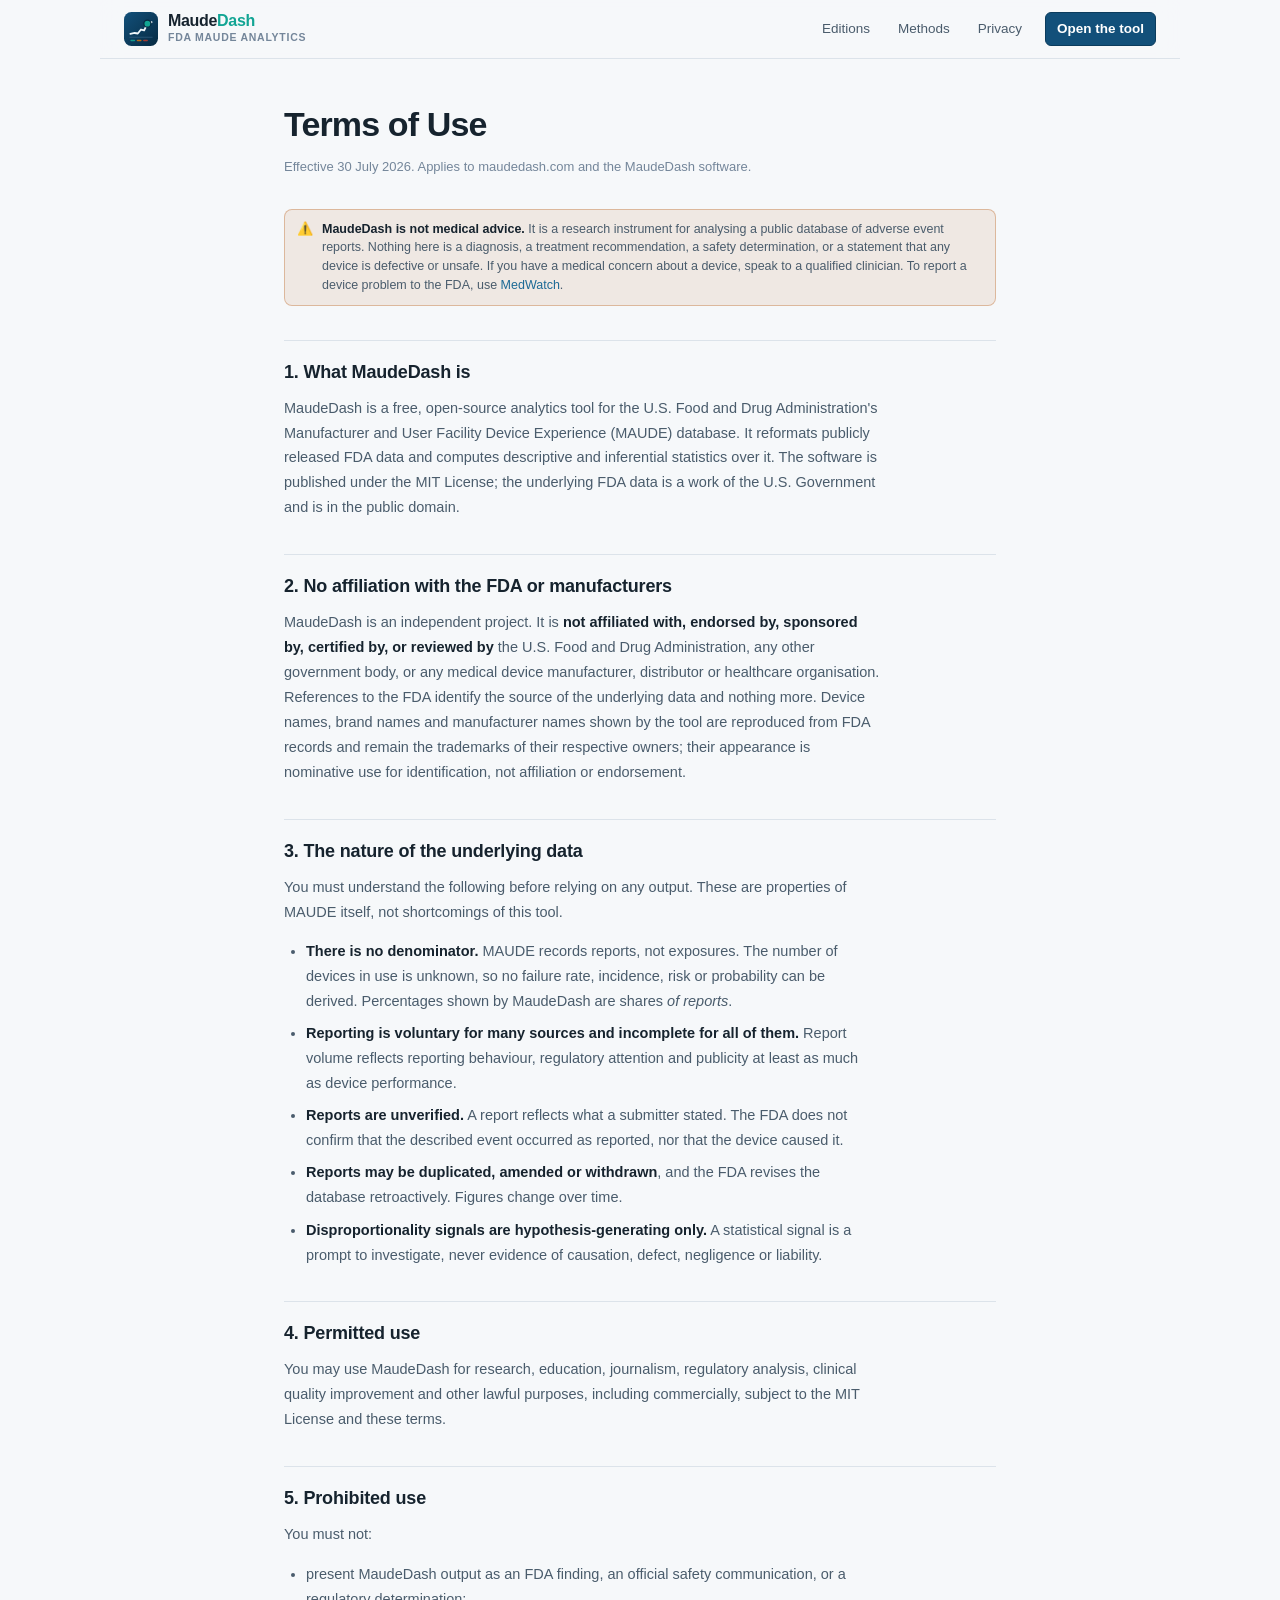
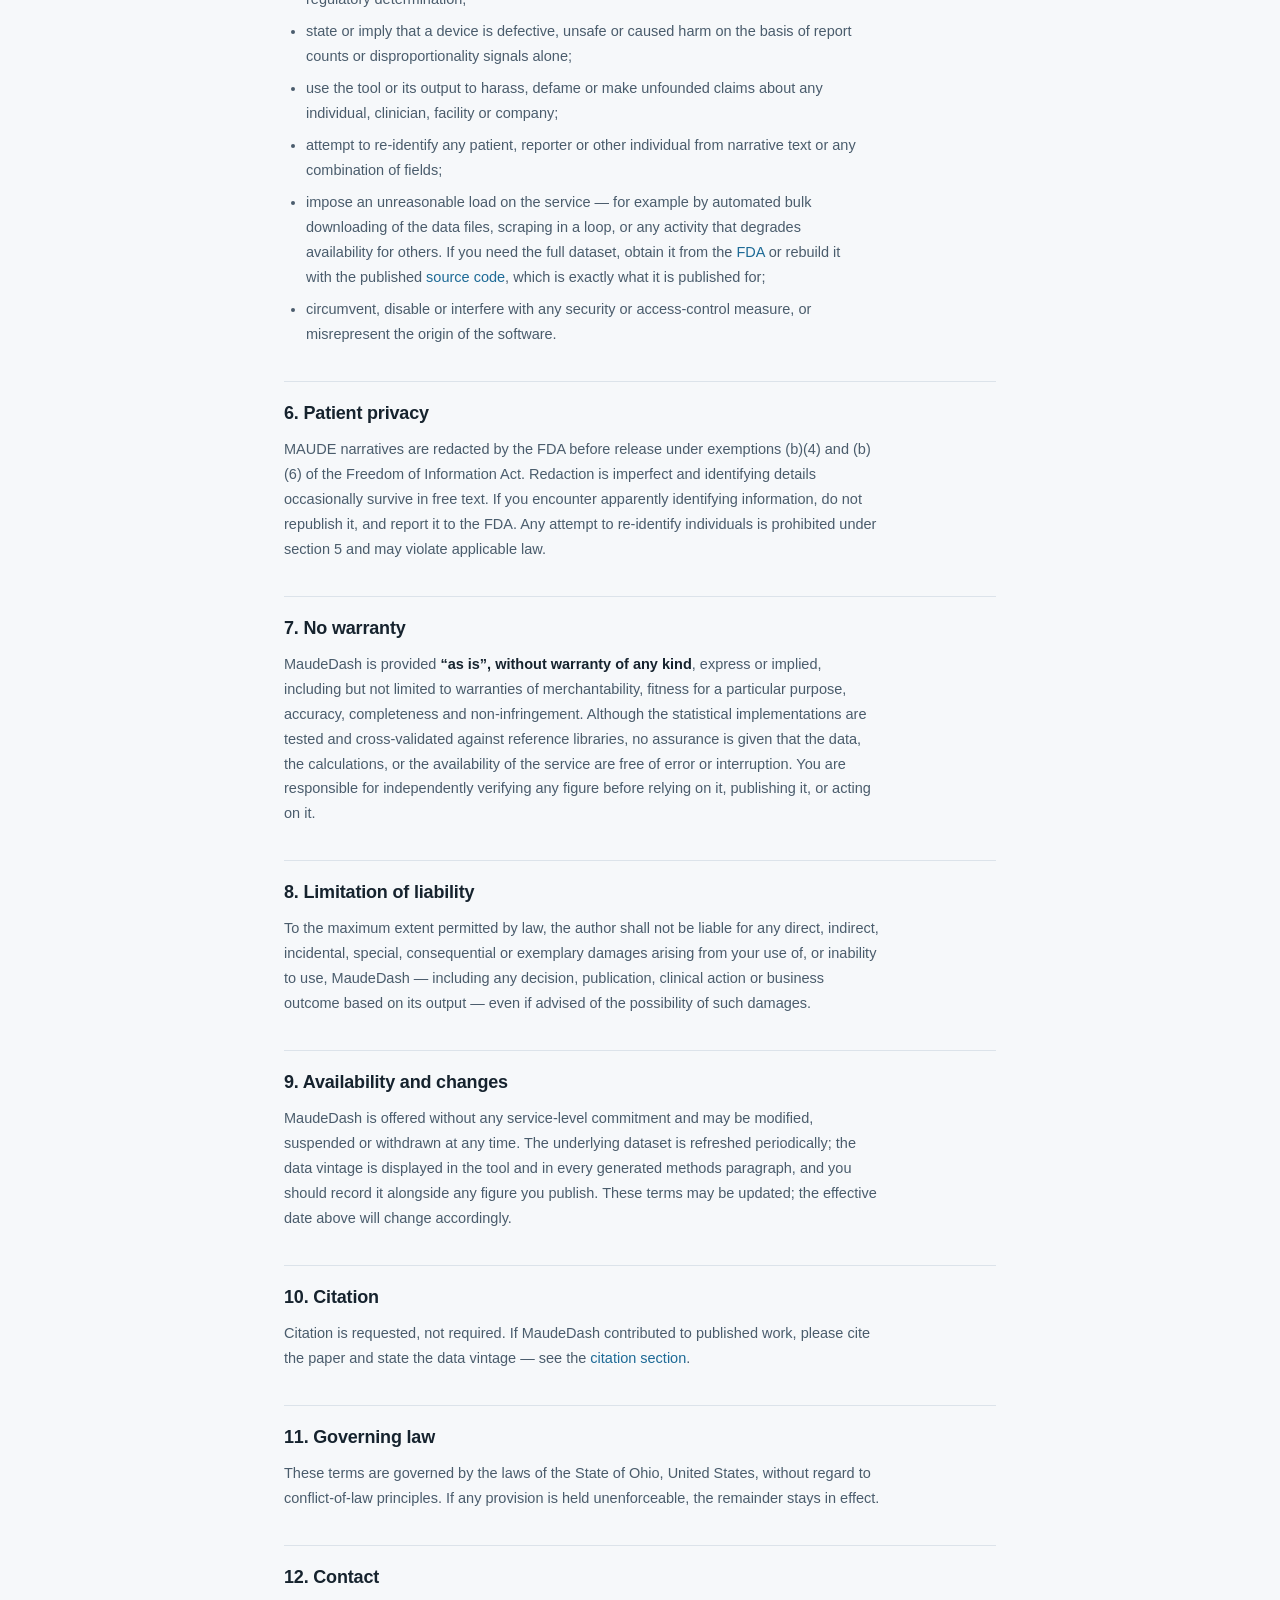
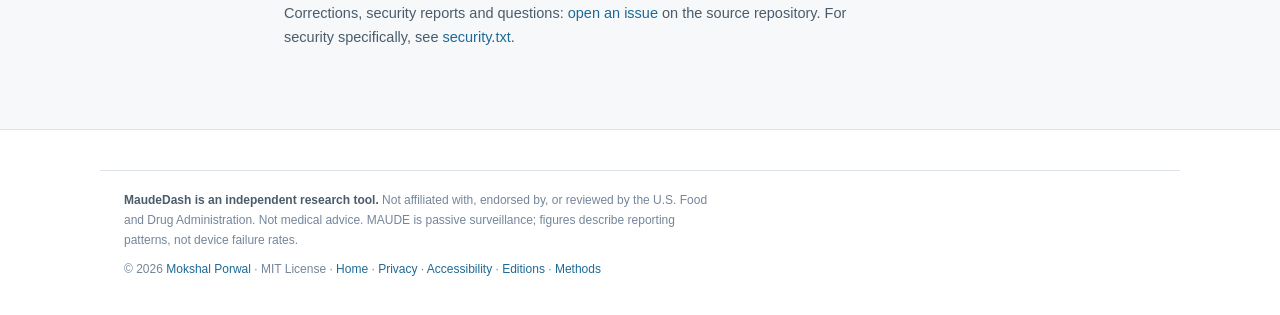
<file: web/terms.html>
<!DOCTYPE html>
<html lang="en">
<head>
<meta charset="utf-8">
<meta name="viewport" content="width=device-width, initial-scale=1">
<title>Terms of Use — MaudeDash</title>
<meta name="description" content="Terms of use for MaudeDash, an open-access research tool for the FDA MAUDE medical device adverse event database.">
<link rel="canonical" href="https://maudedash.com/terms.html">
<link rel="icon" type="image/svg+xml" href="assets/favicon.svg">
<script src="assets/theme.js"></script>
<link rel="stylesheet" href="assets/styles.css">
<link rel="stylesheet" href="assets/site.css">
</head>
<body class="site">
<a class="skip-link" href="#main">Skip to content</a>

<header class="site-header">
  <a class="brand" href="./">
    <img class="brand-logo" src="assets/logo.svg" alt="" width="34" height="34">
    <div class="brand-text">
      <div class="brand-name">Maude<span class="dash">Dash</span></div>
      <div class="brand-tag">FDA MAUDE Analytics</div>
    </div>
  </a>
  <nav class="site-nav" aria-label="Main">
    <a href="editions.html">Editions</a>
    <a href="methods.html">Methods</a>
    <a href="privacy.html">Privacy</a>
    <a class="nav-cta" href="app.html">Open the tool</a>
  </nav>
</header>

<main id="main" class="doc">
<div class="wrap wrap-narrow">

<h1>Terms of Use</h1>
<p class="updated">Effective 30 July 2026. Applies to maudedash.com and the MaudeDash software.</p>

<div class="note note-warn">
  <span class="note-icon">⚠️</span>
  <div><strong>MaudeDash is not medical advice.</strong> It is a research
  instrument for analysing a public database of adverse event reports. Nothing
  here is a diagnosis, a treatment recommendation, a safety determination, or a
  statement that any device is defective or unsafe. If you have a medical
  concern about a device, speak to a qualified clinician. To report a device
  problem to the FDA, use
  <a href="https://www.fda.gov/safety/medwatch-fda-safety-information-and-adverse-event-reporting-program" rel="noopener">MedWatch</a>.</div>
</div>

<h2>1. What MaudeDash is</h2>
<p>
  MaudeDash is a free, open-source analytics tool for the U.S. Food and Drug
  Administration's Manufacturer and User Facility Device Experience (MAUDE)
  database. It reformats publicly released FDA data and computes descriptive and
  inferential statistics over it. The software is published under the MIT
  License; the underlying FDA data is a work of the U.S. Government and is in
  the public domain.
</p>

<h2>2. No affiliation with the FDA or manufacturers</h2>
<p>
  MaudeDash is an independent project. It is <strong>not affiliated with,
  endorsed by, sponsored by, certified by, or reviewed by</strong> the U.S. Food
  and Drug Administration, any other government body, or any medical device
  manufacturer, distributor or healthcare organisation. References to the FDA
  identify the source of the underlying data and nothing more. Device names,
  brand names and manufacturer names shown by the tool are reproduced from FDA
  records and remain the trademarks of their respective owners; their appearance
  is nominative use for identification, not affiliation or endorsement.
</p>

<h2>3. The nature of the underlying data</h2>
<p>
  You must understand the following before relying on any output. These are
  properties of MAUDE itself, not shortcomings of this tool.
</p>
<ul>
  <li><strong>There is no denominator.</strong> MAUDE records reports, not
  exposures. The number of devices in use is unknown, so no failure rate,
  incidence, risk or probability can be derived. Percentages shown by MaudeDash
  are shares <em>of reports</em>.</li>
  <li><strong>Reporting is voluntary for many sources and incomplete for all
  of them.</strong> Report volume reflects reporting behaviour, regulatory
  attention and publicity at least as much as device performance.</li>
  <li><strong>Reports are unverified.</strong> A report reflects what a
  submitter stated. The FDA does not confirm that the described event occurred
  as reported, nor that the device caused it.</li>
  <li><strong>Reports may be duplicated, amended or withdrawn</strong>, and the
  FDA revises the database retroactively. Figures change over time.</li>
  <li><strong>Disproportionality signals are hypothesis-generating only.</strong>
  A statistical signal is a prompt to investigate, never evidence of causation,
  defect, negligence or liability.</li>
</ul>

<h2>4. Permitted use</h2>
<p>You may use MaudeDash for research, education, journalism, regulatory
analysis, clinical quality improvement and other lawful purposes, including
commercially, subject to the MIT License and these terms.</p>

<h2>5. Prohibited use</h2>
<p>You must not:</p>
<ul>
  <li>present MaudeDash output as an FDA finding, an official safety
  communication, or a regulatory determination;</li>
  <li>state or imply that a device is defective, unsafe or caused harm on the
  basis of report counts or disproportionality signals alone;</li>
  <li>use the tool or its output to harass, defame or make unfounded claims
  about any individual, clinician, facility or company;</li>
  <li>attempt to re-identify any patient, reporter or other individual from
  narrative text or any combination of fields;</li>
  <li>impose an unreasonable load on the service — for example by automated
  bulk downloading of the data files, scraping in a loop, or any activity that
  degrades availability for others. If you need the full dataset, obtain it from
  the <a href="https://www.fda.gov/medical-devices/mandatory-reporting-requirements-manufacturers-importers-and-device-user-facilities/manufacturer-and-user-facility-device-experience-database-maude" rel="noopener">FDA</a>
  or rebuild it with the published
  <a href="https://github.com/mokshalstudios/MAUDE-DASH" rel="noopener">source code</a>,
  which is exactly what it is published for;</li>
  <li>circumvent, disable or interfere with any security or access-control
  measure, or misrepresent the origin of the software.</li>
</ul>

<h2>6. Patient privacy</h2>
<p>
  MAUDE narratives are redacted by the FDA before release under exemptions
  (b)(4) and (b)(6) of the Freedom of Information Act. Redaction is imperfect and
  identifying details occasionally survive in free text. If you encounter
  apparently identifying information, do not republish it, and report it to the
  FDA. Any attempt to re-identify individuals is prohibited under section 5 and
  may violate applicable law.
</p>

<h2>7. No warranty</h2>
<p>
  MaudeDash is provided <strong>“as is”, without warranty of any kind</strong>,
  express or implied, including but not limited to warranties of
  merchantability, fitness for a particular purpose, accuracy, completeness and
  non-infringement. Although the statistical implementations are tested and
  cross-validated against reference libraries, no assurance is given that the
  data, the calculations, or the availability of the service are free of error
  or interruption. You are responsible for independently verifying any figure
  before relying on it, publishing it, or acting on it.
</p>

<h2>8. Limitation of liability</h2>
<p>
  To the maximum extent permitted by law, the author shall not be liable for any
  direct, indirect, incidental, special, consequential or exemplary damages
  arising from your use of, or inability to use, MaudeDash — including any
  decision, publication, clinical action or business outcome based on its
  output — even if advised of the possibility of such damages.
</p>

<h2>9. Availability and changes</h2>
<p>
  MaudeDash is offered without any service-level commitment and may be modified,
  suspended or withdrawn at any time. The underlying dataset is refreshed
  periodically; the data vintage is displayed in the tool and in every generated
  methods paragraph, and you should record it alongside any figure you publish.
  These terms may be updated; the effective date above will change accordingly.
</p>

<h2>10. Citation</h2>
<p>
  Citation is requested, not required. If MaudeDash contributed to published
  work, please cite the paper and state the data vintage — see the
  <a href="./#cite">citation section</a>.
</p>

<h2>11. Governing law</h2>
<p>
  These terms are governed by the laws of the State of Ohio, United States,
  without regard to conflict-of-law principles. If any provision is held
  unenforceable, the remainder stays in effect.
</p>

<h2>12. Contact</h2>
<p>
  Corrections, security reports and questions:
  <a href="https://github.com/mokshalstudios/MAUDE-DASH/issues" rel="noopener">open an issue</a>
  on the source repository. For security specifically, see
  <a href="/.well-known/security.txt">security.txt</a>.
</p>

</div>
</main>

<footer class="site-footer">
  <div class="wrap footer-legal">
    <p><strong>MaudeDash is an independent research tool.</strong> Not
    affiliated with, endorsed by, or reviewed by the U.S. Food and Drug
    Administration. Not medical advice. MAUDE is passive surveillance; figures
    describe reporting patterns, not device failure rates.</p>
    <p>© <span id="year">2026</span> <a href="https://mokshalmedia.com" rel="noopener">Mokshal Porwal</a> · MIT License ·
      <a href="./">Home</a> · <a href="privacy.html">Privacy</a> ·
      <a href="accessibility.html">Accessibility</a> ·
      <a href="editions.html">Editions</a> ·
      <a href="methods.html">Methods</a></p>
  </div>
</footer>
<script src="assets/site.js" defer></script>
</body>
</html>
</file>
<file: web/assets/styles.css>
/*
 * styles.css — MaudeDash
 * ======================
 * A clinical-research aesthetic: quiet neutrals, one structural blue, and a
 * severity ramp reserved for the FDA harm categories so colour always carries
 * meaning. Light and dark are both first-class.
 */

/* ------------------------------------------------------------------- tokens */

:root {
  /* Brand */
  --brand-900: #072A42;
  --brand-800: #0B3C5D;
  --brand-700: #12507A;
  --brand-600: #1D6A96;
  --brand-500: #2E86B8;
  --brand-100: #DCEBF5;
  --brand-050: #F1F7FB;

  --accent-600: #0E8C7D;
  --accent-500: #12A594;
  --accent-100: #D6F2EE;

  /* FDA 21 CFR 803.3 harm ramp — ordered by clinical severity */
  --harm-death:         #8B1A1A;
  --harm-life:          #C0392B;
  --harm-hosp:          #D9740B;
  --harm-disability:    #7C3AED;
  --harm-congenital:    #0E7490;
  --harm-intervention:  #2563EB;
  --harm-other:         #64748B;
  --harm-serious:       #0B3C5D;

  --ok: #15803D;
  --warn: #B45309;
  --danger: #B91C1C;
  --signal: #9D174D;

  /* Surfaces (light) */
  --bg: #F6F8FA;
  --surface: #FFFFFF;
  --surface-2: #FBFCFD;
  --surface-3: #F1F4F7;
  --border: #DCE3EA;
  --border-strong: #C3CDD8;
  --text: #16232E;
  --text-2: #4A5C6C;
  --text-3: #74869A;
  --shadow: 0 1px 2px rgba(16, 35, 51, .05), 0 2px 8px rgba(16, 35, 51, .04);
  --shadow-lg: 0 4px 12px rgba(16, 35, 51, .08), 0 12px 32px rgba(16, 35, 51, .06);

  --sidebar-w: 310px;
  --radius: 8px;
  --radius-lg: 12px;

  --mono: ui-monospace, SFMono-Regular, "SF Mono", Menlo, Consolas,
          "Liberation Mono", monospace;
  --sans: -apple-system, BlinkMacSystemFont, "Segoe UI", Inter, Roboto,
          "Helvetica Neue", Arial, sans-serif;
}

/*
 * Dark palette. The inline script in <head> stamps data-theme on <html> before
 * first paint (from localStorage, else the OS preference), so this attribute
 * selector is the single source of truth — no duplicated token block and no
 * light-theme flash.
 */
:root[data-theme="dark"] {
    --bg: #0D1620;
    --surface: #141F2B;
    --surface-2: #18242F;
    --surface-3: #1E2C39;
    --border: #263542;
    --border-strong: #35485A;
    --text: #E4EBF1;
    --text-2: #A8B8C6;
    --text-3: #7A8B9B;
    --brand-100: #17324A;
    --brand-050: #112537;
    --accent-100: #10352F;
    --shadow: 0 1px 2px rgba(0, 0, 0, .3), 0 2px 8px rgba(0, 0, 0, .25);
    --shadow-lg: 0 4px 12px rgba(0, 0, 0, .35), 0 12px 32px rgba(0, 0, 0, .3);
    --harm-death: #E05252;
    --harm-life: #EF6D5E;
    --harm-hosp: #F0A04B;
    --harm-disability: #A78BFA;
    --harm-congenital: #22A5C0;
    --harm-intervention: #5B94F5;
    --harm-other: #94A3B8;
    --harm-serious: #6BA8D4;
    --ok: #4ADE80;
    --warn: #FBBF24;
    --danger: #F87171;
    --signal: #F472B6;
}

/* ------------------------------------------------------------------- reset */

*, *::before, *::after { box-sizing: border-box; }

html, body { height: 100%; }

body {
  margin: 0;
  font-family: var(--sans);
  font-size: 14px;
  line-height: 1.5;
  color: var(--text);
  background: var(--bg);
  -webkit-font-smoothing: antialiased;
}

h1, h2, h3, h4 { margin: 0; font-weight: 600; letter-spacing: -.01em; }
p { margin: 0 0 .75em; }
a { color: var(--brand-600); text-decoration: none; }
a:hover { text-decoration: underline; }
code, kbd, pre { font-family: var(--mono); font-size: .875em; }

/* Numerals line up in every table and metric. */
.num, table td, table th, .metric-value, .stat-value {
  font-variant-numeric: tabular-nums;
}

/* ------------------------------------------------------------------ layout */

.app { display: flex; min-height: 100vh; }

/* ----- sidebar ----- */

.sidebar {
  width: var(--sidebar-w);
  flex: 0 0 var(--sidebar-w);
  background: var(--surface);
  border-right: 1px solid var(--border);
  display: flex;
  flex-direction: column;
  position: sticky;
  top: 0;
  height: 100vh;
  overflow-y: auto;
  overscroll-behavior: contain;
}

.brand {
  display: flex;
  align-items: center;
  gap: 10px;
  padding: 16px 18px;
  border-bottom: 1px solid var(--border);
  position: sticky;
  top: 0;
  background: var(--surface);
  z-index: 5;
}
.brand-logo { width: 34px; height: 34px; flex: 0 0 34px; }
.brand-text { min-width: 0; }
.brand-name {
  font-size: 16px; font-weight: 700; letter-spacing: -.02em;
  color: var(--text); line-height: 1.15;
}
.brand-name .dash { color: var(--accent-500); }
.brand-tag {
  font-size: 10.5px; text-transform: uppercase; letter-spacing: .07em;
  color: var(--text-3); font-weight: 600;
}

.sidebar-body { padding: 4px 18px 24px; }

.field { margin: 14px 0; }
.field > label {
  display: block; font-size: 11.5px; font-weight: 600;
  text-transform: uppercase; letter-spacing: .05em;
  color: var(--text-2); margin-bottom: 5px;
}
.field .hint { font-size: 11.5px; color: var(--text-3); margin-top: 4px; line-height: 1.4; }

input[type="text"], input[type="number"], select, textarea {
  width: 100%;
  padding: 7px 9px;
  font: inherit;
  font-size: 13px;
  color: var(--text);
  background: var(--surface-2);
  border: 1px solid var(--border-strong);
  border-radius: 6px;
  transition: border-color .12s, box-shadow .12s;
}
input:focus, select:focus, textarea:focus {
  outline: none;
  border-color: var(--brand-500);
  box-shadow: 0 0 0 3px color-mix(in srgb, var(--brand-500) 18%, transparent);
}
input::placeholder { color: var(--text-3); }

.checks { display: flex; flex-direction: column; gap: 7px; }
.check { display: flex; align-items: flex-start; gap: 8px; font-size: 13px; cursor: pointer; }
.check input { margin: 2px 0 0; accent-color: var(--brand-600); flex: 0 0 auto; }
.check span { color: var(--text-2); }

.section-label {
  font-size: 11px; font-weight: 700; text-transform: uppercase;
  letter-spacing: .07em; color: var(--text-3);
  margin: 22px 0 2px; padding-top: 14px;
  border-top: 1px solid var(--border);
}

/* year range: two coupled sliders */
.range-row { display: flex; align-items: center; gap: 8px; }
.range-row input[type="range"] { flex: 1; accent-color: var(--brand-600); min-width: 0; }
.range-val {
  font-family: var(--mono); font-size: 12px; color: var(--text);
  background: var(--surface-3); border: 1px solid var(--border);
  border-radius: 5px; padding: 1px 6px; min-width: 46px; text-align: center;
}

.btn {
  display: inline-flex; align-items: center; justify-content: center; gap: 6px;
  padding: 8px 14px; font: inherit; font-size: 13px; font-weight: 600;
  color: #fff; background: var(--brand-700);
  border: 1px solid var(--brand-800); border-radius: 6px;
  cursor: pointer; transition: background .12s, transform .06s;
  width: 100%;
}
.btn:hover { background: var(--brand-600); }
.btn:active { transform: translateY(1px); }
.btn:disabled { opacity: .5; cursor: not-allowed; }
.btn-secondary {
  color: var(--text); background: var(--surface-2);
  border-color: var(--border-strong);
}
.btn-secondary:hover { background: var(--surface-3); }
.btn-row { display: flex; gap: 8px; margin-top: 14px; }
.btn-row .btn { width: auto; flex: 1; }

/* ----- main ----- */

.main { flex: 1 1 auto; min-width: 0; display: flex; flex-direction: column; }

.topbar {
  display: flex; align-items: center; gap: 14px;
  padding: 10px 22px;
  background: var(--surface);
  border-bottom: 1px solid var(--border);
  position: sticky; top: 0; z-index: 20;
}
.topbar h1 { font-size: 15px; font-weight: 600; }
.topbar .spacer { flex: 1; }
.vintage {
  font-size: 11.5px; color: var(--text-3);
  display: flex; align-items: center; gap: 6px;
}
.vintage .dot {
  width: 6px; height: 6px; border-radius: 50%;
  background: var(--ok); flex: 0 0 6px;
}
.icon-btn {
  display: inline-flex; align-items: center; justify-content: center;
  width: 30px; height: 30px; padding: 0;
  color: var(--text-2); background: transparent;
  border: 1px solid var(--border); border-radius: 6px; cursor: pointer;
}
.icon-btn:hover { background: var(--surface-3); color: var(--text); }

.content { padding: 18px 22px 60px; flex: 1; }

/* ----- KPI band ----- */

.kpis {
  display: grid;
  grid-template-columns: repeat(auto-fit, minmax(140px, 1fr));
  gap: 10px;
  margin-bottom: 16px;
}
.kpi {
  background: var(--surface); border: 1px solid var(--border);
  border-radius: var(--radius); padding: 11px 13px;
  box-shadow: var(--shadow);
}
.kpi-label {
  font-size: 10.5px; font-weight: 600; text-transform: uppercase;
  letter-spacing: .05em; color: var(--text-3);
  display: flex; align-items: center; gap: 4px;
}
.kpi-value {
  font-size: 21px; font-weight: 700; letter-spacing: -.02em;
  color: var(--text); margin-top: 3px; font-variant-numeric: tabular-nums;
}
.kpi-sub { font-size: 11px; color: var(--text-3); margin-top: 1px; }
.kpi.accent .kpi-value { color: var(--brand-700); }
.kpi.harm .kpi-value { color: var(--harm-death); }

/* ----- tabs ----- */

.tabgroups { border-bottom: 1px solid var(--border); margin-bottom: 16px; }
.tabgroup-row { display: flex; gap: 4px; padding-bottom: 6px; flex-wrap: wrap; }
.tabgroup {
  display: flex; align-items: center; gap: 2px;
  padding: 2px; background: var(--surface-3);
  border: 1px solid var(--border); border-radius: 8px;
}
.tabgroup-name {
  font-size: 10px; font-weight: 700; text-transform: uppercase;
  letter-spacing: .06em; color: var(--text-3);
  padding: 0 7px 0 5px; white-space: nowrap;
}
.tab {
  padding: 5px 10px; font-size: 12.5px; font-weight: 500;
  color: var(--text-2); background: transparent;
  border: none; border-radius: 6px; cursor: pointer; white-space: nowrap;
  font-family: inherit;
}
.tab:hover { background: var(--surface); color: var(--text); }
.tab[aria-selected="true"] {
  background: var(--brand-700); color: #fff; font-weight: 600;
}

/* ----- panels & cards ----- */

.panel { display: none; }
.panel.active { display: block; animation: fade .16s ease-out; }
@keyframes fade { from { opacity: 0; transform: translateY(2px); } to { opacity: 1; } }

.panel-head { margin-bottom: 12px; }
.panel-head h2 { font-size: 17px; }
.panel-head .desc {
  font-size: 12.5px; color: var(--text-2); margin-top: 3px;
  max-width: 78ch; line-height: 1.5;
}

.card {
  background: var(--surface); border: 1px solid var(--border);
  border-radius: var(--radius-lg); box-shadow: var(--shadow);
  padding: 14px; margin-bottom: 14px;
}
.card-title {
  font-size: 13px; font-weight: 600; color: var(--text);
  margin-bottom: 10px; display: flex; align-items: center; gap: 8px;
}
.card-title .count { font-weight: 400; color: var(--text-3); font-size: 12px; }
.grid-2 { display: grid; grid-template-columns: 1fr 1fr; gap: 14px; }
.grid-2-1 { display: grid; grid-template-columns: 2fr 1fr; gap: 14px; }
@media (max-width: 1100px) { .grid-2, .grid-2-1 { grid-template-columns: 1fr; } }

.chart { width: 100%; min-height: 300px; }

/* ----- tables ----- */

.table-wrap {
  overflow: auto; max-height: 560px;
  border: 1px solid var(--border); border-radius: var(--radius);
  background: var(--surface);
}
table { width: 100%; border-collapse: separate; border-spacing: 0; font-size: 12.5px; }
thead th {
  position: sticky; top: 0; z-index: 2;
  background: var(--surface-3); color: var(--text-2);
  font-weight: 600; font-size: 11px; text-transform: uppercase;
  letter-spacing: .04em; text-align: left;
  padding: 8px 10px; border-bottom: 1px solid var(--border-strong);
  white-space: nowrap;
}
tbody td {
  padding: 6px 10px; border-bottom: 1px solid var(--border);
  color: var(--text); vertical-align: top;
}
tbody tr:last-child td { border-bottom: none; }
tbody tr:hover td { background: var(--brand-050); }
td.right, th.right { text-align: right; }
td.narrative {
  max-width: 620px; min-width: 320px; white-space: pre-wrap;
  font-size: 12px; color: var(--text-2); line-height: 1.45;
}
td.mono { font-family: var(--mono); font-size: 11.5px; }

/* ----- type-ahead pickers ----- */

.ac-menu {
  position: absolute; left: 0; right: 0; top: calc(100% + 3px); z-index: 30;
  max-height: 296px; overflow-y: auto;
  background: var(--surface); border: 1px solid var(--border-strong);
  border-radius: var(--radius); box-shadow: var(--shadow-lg);
}
.ac-item {
  padding: 7px 10px; cursor: pointer;
  border-bottom: 1px solid var(--border);
}
.ac-item:last-child { border-bottom: none; }
.ac-item:hover, .ac-item.on { background: var(--brand-050); }
.ac-main { display: flex; align-items: baseline; gap: 7px; }
.ac-code {
  font-family: var(--mono); font-size: 11.5px; font-weight: 700;
  color: var(--brand-700); background: var(--brand-100);
  padding: 1px 5px; border-radius: 4px; flex: 0 0 auto;
}
.ac-label { font-size: 12.5px; color: var(--text); line-height: 1.3; }
.ac-meta {
  font-size: 11px; color: var(--text-3); margin-top: 2px;
  font-variant-numeric: tabular-nums;
}

/* ----- sortable table headers ----- */

th.sortable { cursor: pointer; user-select: none; }
th.sortable:hover { background: var(--brand-100); color: var(--text); }
th.sortable:focus-visible {
  outline: 2px solid var(--brand-500); outline-offset: -2px;
}
th.sorted { color: var(--brand-700); }
:root[data-theme="dark"] th.sorted { color: var(--brand-500); }

/* ----- badges & notes ----- */

.badge {
  display: inline-block; padding: 1px 7px; border-radius: 20px;
  font-size: 10.5px; font-weight: 700; text-transform: uppercase;
  letter-spacing: .04em; white-space: nowrap;
}
.badge-signal { background: var(--signal); color: #fff; }
.badge-none { background: var(--surface-3); color: var(--text-3); }
.badge-warn { background: var(--warn); color: #fff; }
.badge-ok { background: var(--ok); color: #fff; }

.note {
  display: flex; gap: 9px; padding: 10px 12px;
  border-radius: var(--radius); font-size: 12.5px; line-height: 1.5;
  border: 1px solid; margin-bottom: 12px;
}
.note-icon { flex: 0 0 auto; font-size: 13px; line-height: 1.35; }
.note-info { background: var(--brand-050); border-color: var(--brand-100); color: var(--text-2); }
.note-warn {
  background: color-mix(in srgb, var(--warn) 9%, transparent);
  border-color: color-mix(in srgb, var(--warn) 32%, transparent);
  color: var(--text-2);
}
.note-caveat {
  background: var(--surface-3); border-color: var(--border);
  color: var(--text-2); font-size: 12px;
}
.note strong { color: var(--text); }

/* ----- empty / loading states ----- */

.empty {
  text-align: center; padding: 52px 24px; color: var(--text-3);
}
.empty-icon { font-size: 30px; opacity: .5; margin-bottom: 10px; }
.empty h3 { font-size: 15px; color: var(--text-2); margin-bottom: 6px; }
.empty p { font-size: 13px; max-width: 52ch; margin: 0 auto .5em; }

.examples {
  display: flex; flex-wrap: wrap; gap: 8px;
  justify-content: center; margin-top: 16px;
}
.example {
  padding: 7px 12px; font-size: 12.5px; text-align: left;
  color: var(--text); background: var(--surface);
  border: 1px solid var(--border-strong); border-radius: 20px;
  cursor: pointer; font-family: inherit;
}
.example:hover { border-color: var(--brand-500); background: var(--brand-050); }
.example b { color: var(--brand-700); font-weight: 600; }

.spinner {
  width: 15px; height: 15px; flex: 0 0 15px;
  border: 2px solid var(--border-strong);
  border-top-color: var(--brand-600);
  border-radius: 50%; animation: spin .7s linear infinite;
}
@keyframes spin { to { transform: rotate(360deg); } }

.loading {
  display: flex; align-items: flex-start; justify-content: center; gap: 11px;
  padding: 44px 24px; color: var(--text-2); font-size: 13.5px; text-align: left;
}
.loading .spinner { margin-top: 2px; }
.loading-detail {
  font-size: 12.5px; color: var(--text-3); margin-top: 5px;
  max-width: 56ch; line-height: 1.5;
}

.busy {
  position: fixed; bottom: 16px; right: 18px; z-index: 60;
  display: none; align-items: center; gap: 9px;
  padding: 9px 14px; font-size: 12.5px; color: var(--text);
  background: var(--surface); border: 1px solid var(--border-strong);
  border-radius: 20px; box-shadow: var(--shadow-lg);
}
.busy.on { display: flex; }

/* ----- boot screen ----- */

.boot {
  position: fixed; inset: 0; z-index: 100;
  display: flex; flex-direction: column; align-items: center;
  justify-content: center; gap: 14px; padding: 24px;
  background: var(--bg); text-align: center;
}
.boot.hidden { display: none; }
.boot-logo { width: 60px; height: 60px; }
.boot-name { font-size: 25px; font-weight: 700; letter-spacing: -.025em; }
.boot-name .dash { color: var(--accent-500); }
.boot-sub { font-size: 13px; color: var(--text-2); max-width: 50ch; }
.boot-status {
  display: flex; align-items: center; gap: 9px;
  font-size: 12.5px; color: var(--text-3); margin-top: 4px;
}
.boot-error {
  max-width: 62ch; padding: 14px; text-align: left;
  font-size: 12.5px; line-height: 1.55;
  color: var(--text); background: var(--surface);
  border: 1px solid var(--danger); border-radius: var(--radius);
}
.boot-error h3 { color: var(--danger); font-size: 13.5px; margin-bottom: 6px; }
.boot-error pre {
  margin: 8px 0 0; padding: 8px; overflow-x: auto;
  background: var(--surface-3); border-radius: 5px; font-size: 11px;
}

/* ----- modal ----- */

.modal-backdrop {
  position: fixed; inset: 0; z-index: 90;
  display: none; align-items: center; justify-content: center; padding: 24px;
  background: rgba(7, 42, 66, .45); backdrop-filter: blur(2px);
}
.modal-backdrop.on { display: flex; }
.modal {
  background: var(--surface); border: 1px solid var(--border);
  border-radius: var(--radius-lg); box-shadow: var(--shadow-lg);
  max-width: 760px; width: 100%; max-height: 86vh; overflow-y: auto;
}
.modal-head {
  display: flex; align-items: center; gap: 10px;
  padding: 14px 18px; border-bottom: 1px solid var(--border);
  position: sticky; top: 0; background: var(--surface);
}
.modal-head h2 { font-size: 15px; flex: 1; }
.modal-body { padding: 18px; font-size: 13px; line-height: 1.6; color: var(--text-2); }
.modal-body h3 {
  font-size: 12.5px; text-transform: uppercase; letter-spacing: .05em;
  color: var(--text-3); margin: 18px 0 7px;
}
.modal-body h3:first-child { margin-top: 0; }
.modal-body dl { margin: 0; display: grid; grid-template-columns: auto 1fr; gap: 4px 16px; }
.modal-body dt { color: var(--text-3); font-size: 12px; }
.modal-body dd { margin: 0; color: var(--text); font-variant-numeric: tabular-nums; }
.cite {
  padding: 11px; font-family: var(--mono); font-size: 11.5px; line-height: 1.6;
  background: var(--surface-3); border: 1px solid var(--border);
  border-radius: 6px; color: var(--text); white-space: pre-wrap;
  word-break: break-word;
}

/* ----- methods / STROBE prose ----- */

.prose { max-width: 82ch; font-size: 13.5px; line-height: 1.68; color: var(--text-2); }
.prose h3 { color: var(--text); font-size: 14px; margin: 20px 0 8px; }
.prose strong { color: var(--text); }
.prose pre {
  padding: 11px; overflow-x: auto; font-size: 11.5px; line-height: 1.55;
  background: var(--surface-3); border: 1px solid var(--border);
  border-radius: 6px; color: var(--text);
}

/* ----- word cloud ----- */

.cloud {
  display: flex; flex-wrap: wrap; align-items: center; justify-content: center;
  gap: 4px 11px; padding: 18px; line-height: 1.35;
  min-height: 240px;
}
.cloud span { cursor: default; }

/* ----- responsive ----- */

.sidebar-toggle { display: none; }

@media (max-width: 880px) {
  .app { flex-direction: column; }
  .sidebar {
    position: fixed; left: 0; top: 0; bottom: 0; z-index: 40;
    transform: translateX(-100%); transition: transform .2s ease;
    box-shadow: var(--shadow-lg); height: 100vh;
  }
  .sidebar.open { transform: translateX(0); }
  .sidebar-toggle { display: inline-flex; }
  .content { padding: 14px; }
  .topbar { padding: 10px 14px; }
  .kpis { grid-template-columns: repeat(auto-fit, minmax(118px, 1fr)); }
  .kpi-value { font-size: 18px; }
}

/* Wide content must scroll inside its own box, never the page. */
.scroll-x { overflow-x: auto; }

@media print {
  .sidebar, .topbar, .tabgroups, .busy { display: none !important; }
  .content { padding: 0; }
  .card { break-inside: avoid; box-shadow: none; }
}
</file>
<file: web/assets/site.css>
/*
 * site.css — landing page and documentation pages
 * ===============================================
 * Loaded after styles.css, which supplies the design tokens, reset and shared
 * components (.btn, .note, .cite, .brand). This file only adds the page-level
 * furniture the tool itself does not need.
 */

body.site { background: var(--bg); }

.wrap { max-width: 1080px; margin: 0 auto; padding: 0 24px; }
.wrap-narrow { max-width: 760px; }

.skip-link {
  position: absolute; left: -9999px; top: 0; z-index: 200;
  padding: 10px 16px; background: var(--brand-700); color: #fff;
  border-radius: 0 0 6px 0; font-weight: 600;
}
.skip-link:focus { left: 0; }

/* ------------------------------------------------------------------ header */

.site-header {
  display: flex; align-items: center; gap: 20px;
  padding: 12px 24px; max-width: 1080px; margin: 0 auto;
  position: sticky; top: 0; z-index: 50;
  background: color-mix(in srgb, var(--bg) 88%, transparent);
  backdrop-filter: blur(10px);
  border-bottom: 1px solid var(--border);
}
.site-header .brand { padding: 0; border: none; background: none; position: static; }
a.brand { text-decoration: none; }
a.brand:hover { text-decoration: none; }

.site-nav { display: flex; align-items: center; gap: 6px; margin-left: auto; }
.site-nav a {
  padding: 6px 11px; font-size: 13.5px; font-weight: 500;
  color: var(--text-2); border-radius: 6px;
}
.site-nav a:hover { background: var(--surface-3); color: var(--text); text-decoration: none; }
.site-nav .nav-cta {
  background: var(--brand-700); color: #fff; font-weight: 600;
  border: 1px solid var(--brand-800); margin-left: 6px;
}
.site-nav .nav-cta:hover { background: var(--brand-600); color: #fff; }
.nav-toggle { display: none; margin-left: auto; }

@media (max-width: 860px) {
  .nav-toggle { display: inline-flex; }
  .site-nav {
    display: none; position: absolute; top: 100%; right: 16px; left: 16px;
    flex-direction: column; align-items: stretch; gap: 2px; padding: 8px;
    background: var(--surface); border: 1px solid var(--border-strong);
    border-radius: var(--radius); box-shadow: var(--shadow-lg);
  }
  .site-nav.open { display: flex; }
  .site-nav .nav-cta { margin: 4px 0 0; text-align: center; }
}

/* -------------------------------------------------------------------- hero */

.hero { padding: 64px 0 52px; }
.eyebrow {
  font-size: 11.5px; font-weight: 700; text-transform: uppercase;
  letter-spacing: .09em; color: var(--accent-600); margin-bottom: 14px;
}
:root[data-theme="dark"] .eyebrow { color: var(--accent-500); }

.hero h1 {
  font-size: clamp(28px, 5vw, 48px); line-height: 1.1;
  letter-spacing: -.03em; margin-bottom: 18px; color: var(--text);
}
.lede {
  font-size: clamp(15px, 1.7vw, 17.5px); line-height: 1.62;
  color: var(--text-2); max-width: 62ch; margin-bottom: 26px;
}
.hero-cta { display: flex; flex-wrap: wrap; gap: 11px; margin-bottom: 38px; }
.btn-lg { width: auto; padding: 11px 22px; font-size: 14.5px; }

.hero-stats {
  display: grid; grid-template-columns: repeat(auto-fit, minmax(140px, 1fr));
  gap: 1px; margin: 0 0 18px; padding: 0;
  background: var(--border); border: 1px solid var(--border);
  border-radius: var(--radius-lg); overflow: hidden;
}
.hero-stats > div { background: var(--surface); padding: 14px 16px; }
.hero-stats dt {
  font-size: 10.5px; font-weight: 700; text-transform: uppercase;
  letter-spacing: .06em; color: var(--text-3);
}
.hero-stats dd {
  margin: 3px 0 0; font-size: 21px; font-weight: 700;
  letter-spacing: -.02em; color: var(--text);
  font-variant-numeric: tabular-nums;
}
.hero-note { font-size: 13px; color: var(--text-3); }

/* ------------------------------------------------------------------- bands */

.band { padding: 56px 0; border-top: 1px solid var(--border); }
.band.alt { background: var(--surface); }
.band h2 {
  font-size: clamp(21px, 3vw, 28px); letter-spacing: -.02em;
  margin-bottom: 12px; color: var(--text);
}
.section-lede {
  font-size: 15px; line-height: 1.6; color: var(--text-2);
  max-width: 66ch; margin-bottom: 28px;
}
.prose-lg {
  max-width: 68ch; font-size: 15px; line-height: 1.72; color: var(--text-2);
}
.prose-lg p { margin-bottom: 1.05em; }
.prose-lg strong, .limit-list strong { color: var(--text); }

/* ---------------------------------------------------------------- features */

.feature-grid {
  display: grid; grid-template-columns: repeat(auto-fit, minmax(268px, 1fr));
  gap: 14px; margin-top: 34px;
}
.feature {
  background: var(--surface); border: 1px solid var(--border);
  border-radius: var(--radius-lg); padding: 18px; box-shadow: var(--shadow);
}
.band.alt .feature { background: var(--surface-2); }
.feature h3 { font-size: 14.5px; margin-bottom: 7px; color: var(--text); }
.feature p { font-size: 13.5px; line-height: 1.6; color: var(--text-2); margin: 0; }

/* ------------------------------------------------------------------- steps */

.steps { list-style: none; margin: 0; padding: 0; display: grid; gap: 16px; }
.steps > li {
  display: grid; grid-template-columns: 40px 1fr; gap: 14px;
  align-items: start; background: var(--surface-2);
  border: 1px solid var(--border); border-radius: var(--radius-lg); padding: 18px;
}
.band.alt .steps > li { background: var(--bg); }
.step-n {
  display: flex; align-items: center; justify-content: center;
  width: 32px; height: 32px; border-radius: 50%;
  background: var(--brand-700); color: #fff;
  font-weight: 700; font-size: 14px;
}
.steps h3 { font-size: 15px; margin-bottom: 5px; color: var(--text); }
.steps p { font-size: 13.5px; line-height: 1.62; color: var(--text-2); margin: 0; }

/* ------------------------------------------------------------- limitations */

.limit-list { margin: 22px 0; padding: 0; list-style: none; display: grid; gap: 11px; }
.limit-list li {
  font-size: 14px; line-height: 1.6; color: var(--text-2);
  padding-left: 20px; position: relative;
}
.limit-list li::before {
  content: "—"; position: absolute; left: 0; color: var(--text-3);
}
.fineprint { font-size: 13px; color: var(--text-3); margin-top: 22px; }

/* -------------------------------------------------------------- link cards */

.link-cards {
  display: grid; grid-template-columns: repeat(auto-fit, minmax(210px, 1fr));
  gap: 12px; margin-top: 28px;
}
.link-card {
  display: block; padding: 15px; text-decoration: none;
  background: var(--bg); border: 1px solid var(--border-strong);
  border-radius: var(--radius-lg); transition: border-color .12s, transform .08s;
}
.band.alt .link-card { background: var(--surface-2); }
.link-card:hover {
  border-color: var(--brand-500); text-decoration: none;
  transform: translateY(-1px);
}
.link-card h3 { font-size: 13.5px; color: var(--brand-700); margin-bottom: 3px; }
:root[data-theme="dark"] .link-card h3 { color: var(--brand-500); }
.link-card p { font-size: 12.5px; color: var(--text-3); margin: 0; }

/* ------------------------------------------------------------------- chips */

.chip-row { display: flex; flex-wrap: wrap; gap: 9px; justify-content: center; }
.chip {
  padding: 8px 15px; font-size: 13.5px; text-decoration: none;
  color: var(--text); background: var(--surface);
  border: 1px solid var(--border-strong); border-radius: 22px;
}
.chip:hover {
  border-color: var(--brand-500); background: var(--brand-050);
  text-decoration: none;
}
.chip b { color: var(--brand-700); font-family: var(--mono); font-size: 12.5px; }
:root[data-theme="dark"] .chip b { color: var(--brand-500); }
.cta-band { background: var(--surface); }

/* ------------------------------------------------------------------ footer */

.site-footer {
  border-top: 1px solid var(--border); background: var(--surface);
  padding: 40px 0 26px; margin-top: 0;
}
.footer-grid {
  display: grid; grid-template-columns: 1.6fr 1fr 1fr 1.3fr;
  gap: 26px; padding-bottom: 26px;
}
@media (max-width: 860px) { .footer-grid { grid-template-columns: 1fr 1fr; } }
@media (max-width: 520px) { .footer-grid { grid-template-columns: 1fr; } }
.footer-grid h4 {
  font-size: 11px; font-weight: 700; text-transform: uppercase;
  letter-spacing: .07em; color: var(--text-3); margin-bottom: 9px;
}
.footer-grid nav a {
  display: block; font-size: 13px; color: var(--text-2); padding: 3px 0;
}
.footer-note { font-size: 12.5px; line-height: 1.6; color: var(--text-3); margin: 8px 0 0; }
.footer-legal {
  border-top: 1px solid var(--border); padding-top: 20px;
  font-size: 12px; line-height: 1.65; color: var(--text-3);
}
.footer-legal strong { color: var(--text-2); }
.footer-legal p { margin-bottom: .8em; max-width: 90ch; }

/* ---------------------------------------------------------- document pages */

.doc { padding: 40px 0 64px; }
.doc h1 {
  font-size: clamp(24px, 4vw, 34px); letter-spacing: -.025em;
  margin-bottom: 6px; color: var(--text);
}
.doc .updated { font-size: 13px; color: var(--text-3); margin-bottom: 30px; }
.doc h2 {
  font-size: 18px; margin: 34px 0 10px; color: var(--text);
  padding-top: 18px; border-top: 1px solid var(--border);
}
.doc h3 { font-size: 14.5px; margin: 20px 0 7px; color: var(--text); }
.doc p, .doc li {
  font-size: 14.5px; line-height: 1.72; color: var(--text-2);
}
.doc p { margin-bottom: 1em; max-width: 74ch; }
.doc ul, .doc ol { max-width: 74ch; padding-left: 22px; margin-bottom: 1.1em; }
.doc li { margin-bottom: .5em; }
.doc strong { color: var(--text); }
.doc code {
  background: var(--surface-3); padding: 1px 5px; border-radius: 4px;
  font-size: .88em; color: var(--text);
}
.doc table { margin: 16px 0 22px; max-width: 100%; }
.doc .table-wrap { max-height: none; }
.toc {
  background: var(--surface); border: 1px solid var(--border);
  border-radius: var(--radius-lg); padding: 16px 18px; margin-bottom: 30px;
}
.toc h2 {
  margin: 0 0 8px; padding: 0; border: none;
  font-size: 11px; text-transform: uppercase; letter-spacing: .07em;
  color: var(--text-3);
}
.toc ul { list-style: none; padding: 0; margin: 0; columns: 2; }
@media (max-width: 640px) { .toc ul { columns: 1; } }
.toc li { margin-bottom: 4px; font-size: 13.5px; }

@media print {
  .site-header, .site-nav, .hero-cta, .cta-band, .nav-toggle { display: none !important; }
  .band { page-break-inside: avoid; }
}

/* ----- editions page ----- */

.edition-grid {
  display: grid; grid-template-columns: 1fr 1fr; gap: 16px; margin: 28px 0 40px;
}
@media (max-width: 880px) { .edition-grid { grid-template-columns: 1fr; } }

.edition {
  background: var(--surface); border: 1px solid var(--border);
  border-radius: var(--radius-lg); padding: 22px; box-shadow: var(--shadow);
  display: flex; flex-direction: column;
}
.edition-tag {
  display: inline-block; align-self: flex-start;
  padding: 3px 10px; margin-bottom: 10px;
  font-size: 10.5px; font-weight: 700; text-transform: uppercase;
  letter-spacing: .06em; border-radius: 20px;
  background: var(--brand-100); color: var(--brand-700);
}
.edition-tag.alt { background: var(--accent-100); color: var(--accent-600); }
:root[data-theme="dark"] .edition-tag { color: var(--brand-500); }
:root[data-theme="dark"] .edition-tag.alt { color: var(--accent-500); }

.edition h2 {
  font-size: 20px; margin: 0 0 8px; padding: 0; border: none; color: var(--text);
}
.edition-lede {
  font-size: 14px; line-height: 1.62; color: var(--text-2); margin-bottom: 4px;
}
.edition h3 {
  font-size: 11px; font-weight: 700; text-transform: uppercase;
  letter-spacing: .07em; color: var(--text-3); margin: 18px 0 7px;
}
.edition ul { margin: 0; padding-left: 20px; }
.edition li { font-size: 13.5px; line-height: 1.55; color: var(--text-2); margin-bottom: 5px; }
.edition .req { font-size: 13px; color: var(--text-2); line-height: 1.55; }
.edition .btn { margin-top: auto; align-self: flex-start; }
.edition .btn:first-of-type { margin-top: 20px; }

.doc pre {
  padding: 12px 14px; overflow-x: auto; margin: 10px 0 18px;
  background: var(--surface-3); border: 1px solid var(--border);
  border-radius: var(--radius); font-size: 12.5px; line-height: 1.6;
}
.doc pre code { background: none; padding: 0; font-size: inherit; }
</file>
